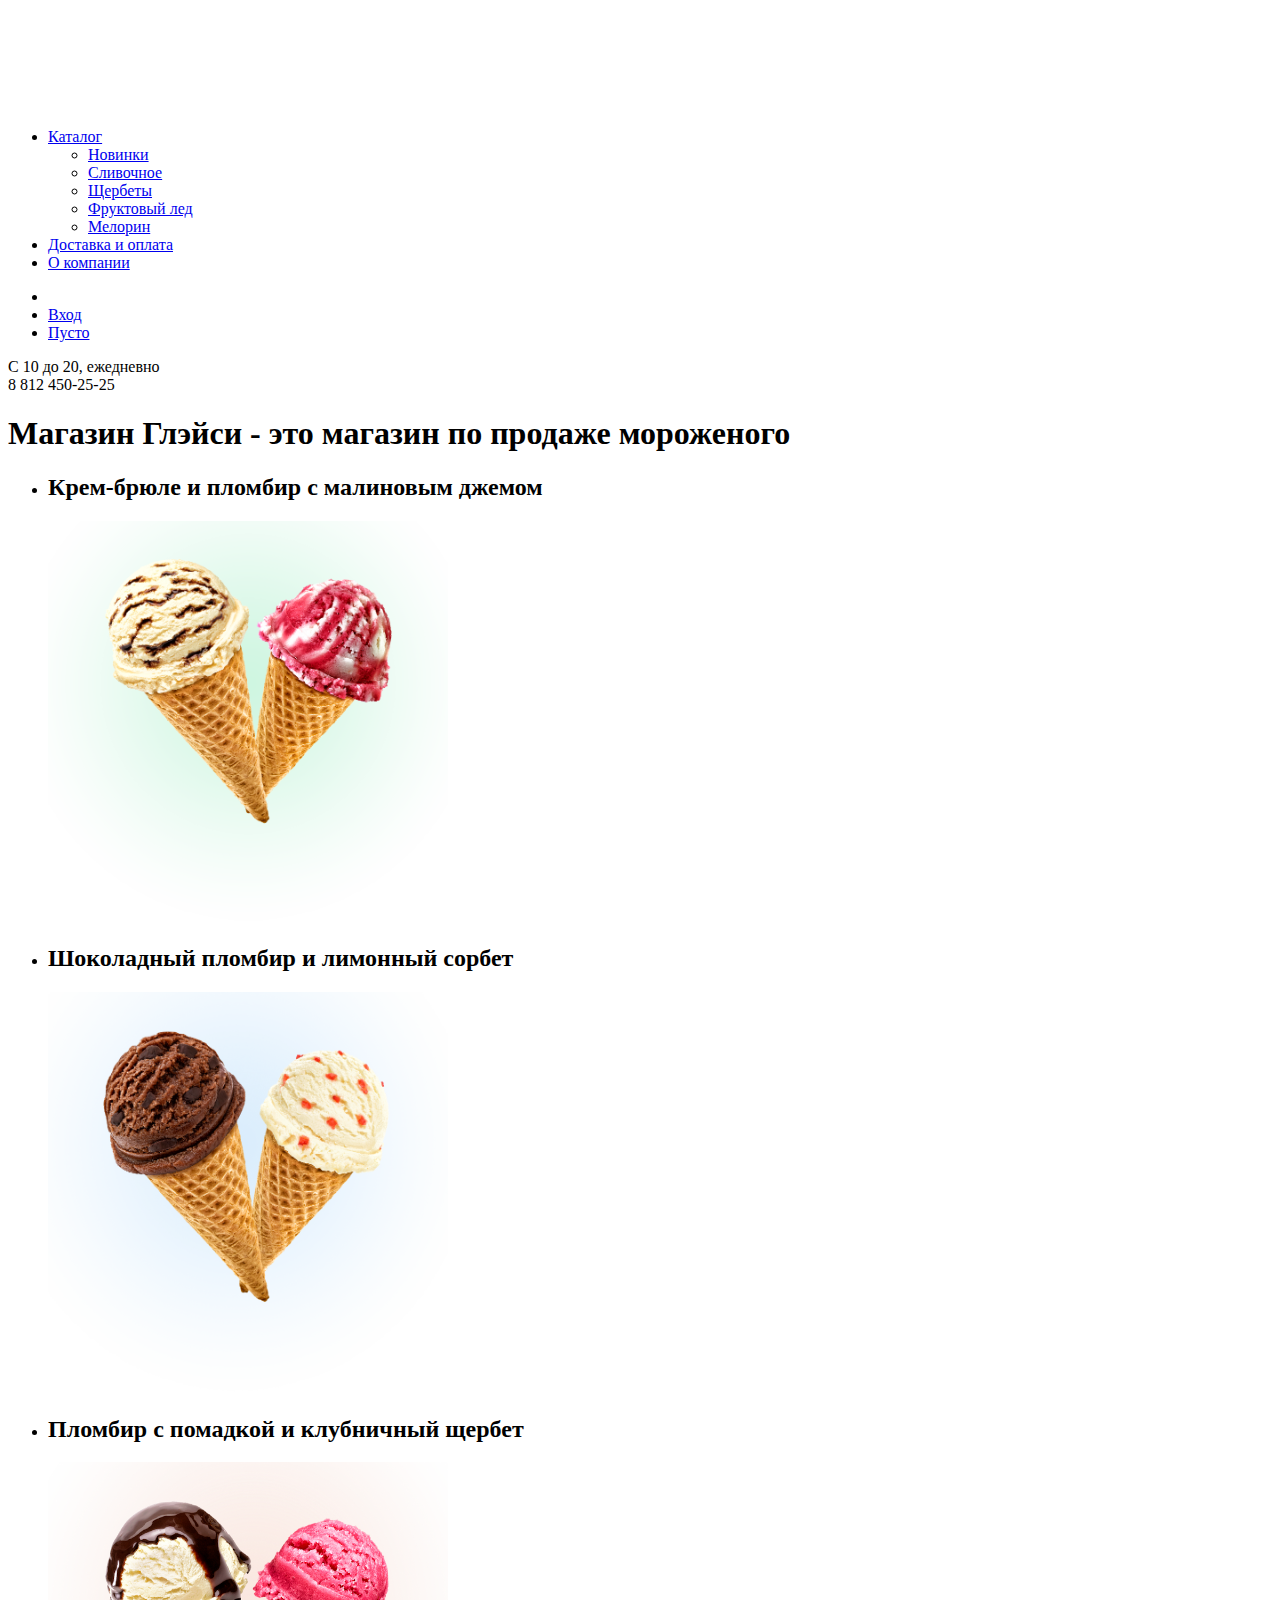
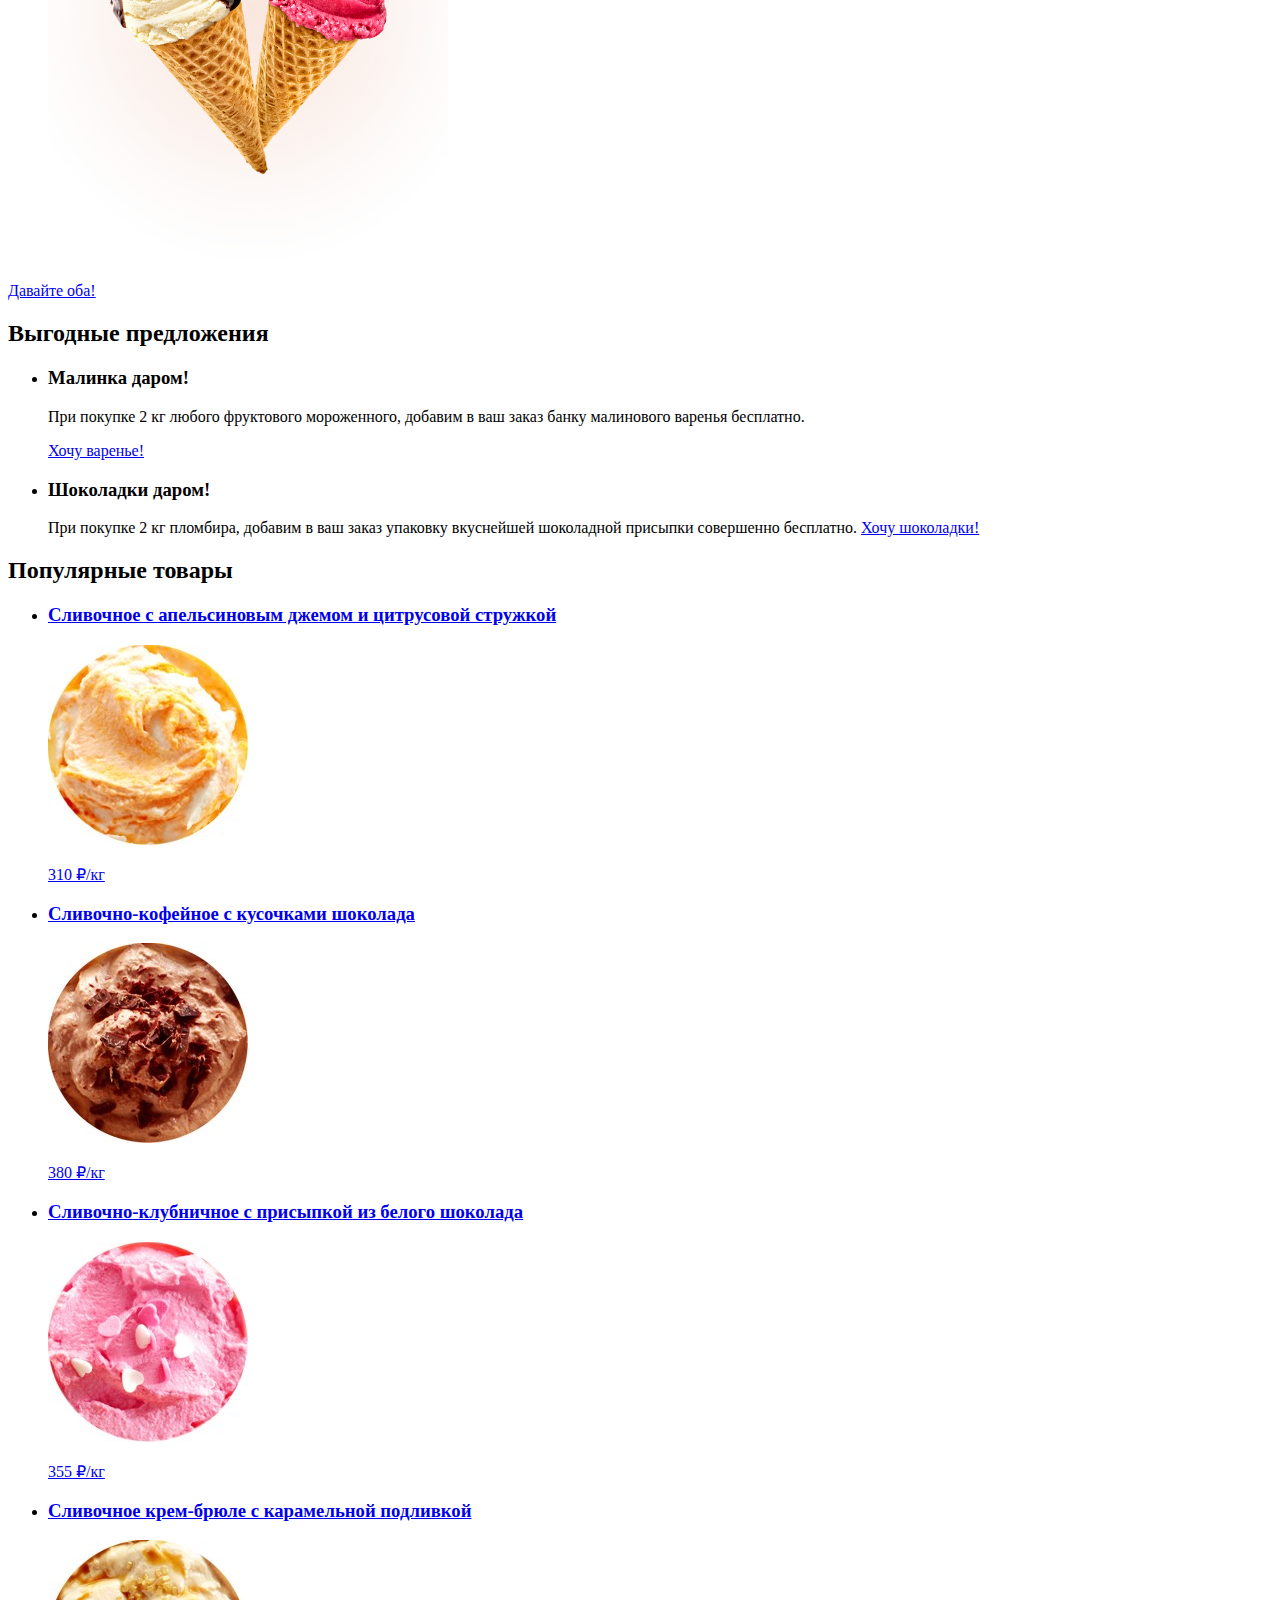
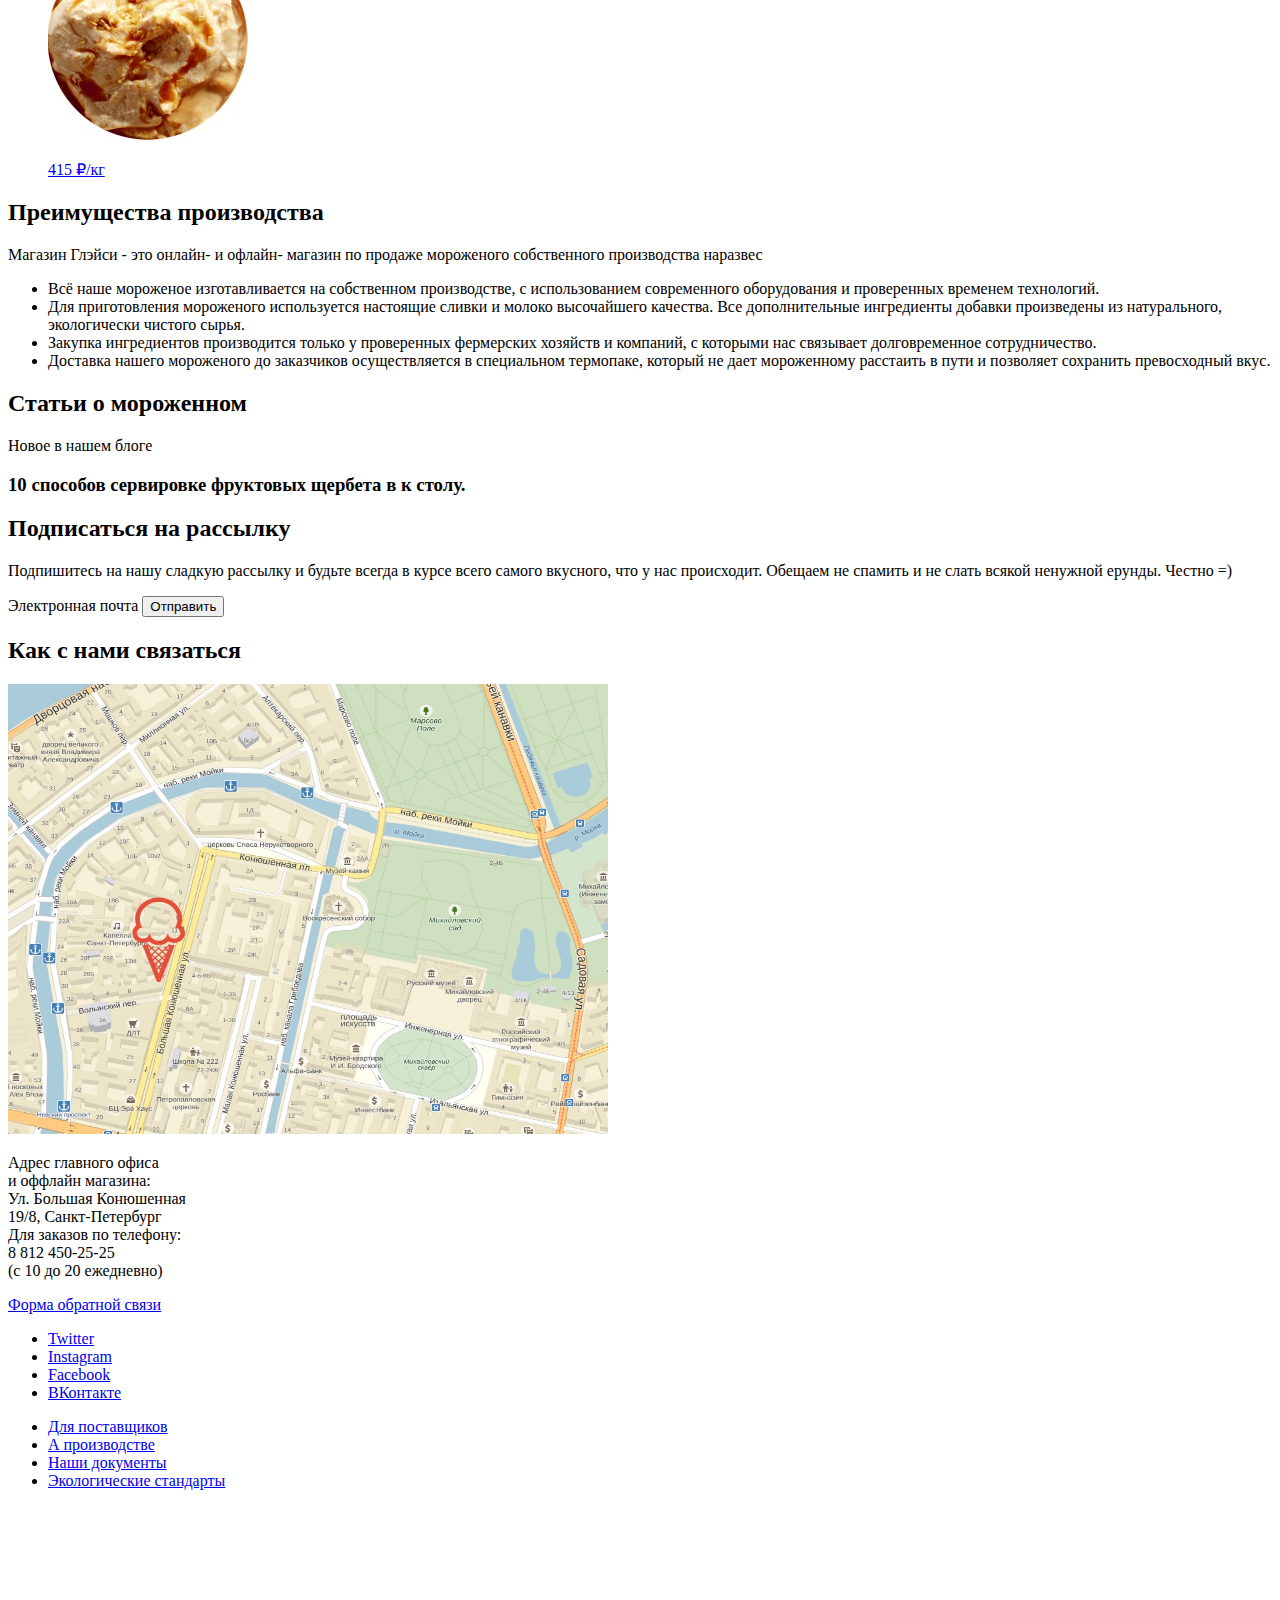
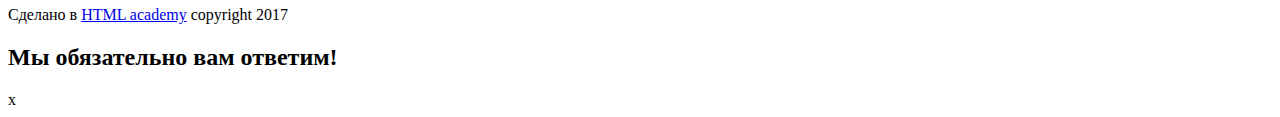
<file: html/index.html>
<!DOCTYPE html>
<html lang="ru">

<head>
  <meta charset="utf-8">
  <title>HTML Academy: Глейси</title>
</head>

<body>
  <header class="main-header">
    <nav class="main-navigation">
      <img src="img/logo.svg" alt="Глейси Лого" width="250" height="100">
        <ul class="site-navigation">
          <li class="site-navigation-item"><a href="catalog.html">Каталог</a>
            <ul class="catalog-list">
              <li class="catalog-item catalog-item-new"><a href="#">Новинки</a></li>
              <li class="catalog-item"><a href="#">Сливочное</a></li>
              <li class="catalog-item"><a href="#">Щербеты</a></li>
              <li class="catalog-item"><a href="#">Фруктовый лед</a></li>
              <li class="catalog-item"><a href="#">Мелорин</a></li>
            </ul>
          </li>
          <li class="site-navigation-item"><a href="delivery-payment.html">Доставка и оплата</a></li>
          <li class="site-navigation-item"><a href="about.html">О компании</a></li>
        </ul>
        <ul class="user-navigation">
          <li><a href="#"><span></span></a></li>
          <li><a href="#">Вход</a></li>
          <li><a href="#">Пусто</a></li>
        </ul>
      </nav>
      <p class="top-contact-info">
        <span class="top-contact-hours">С 10 до 20, ежедневно</span><br>
        <span class="top-contact-phone">8 812 450-25-25</span>
      </p>
    </header>
    <main class="container">
      <h1 class="visually-hidden">Магазин Глэйси - это магазин по продаже мороженого</h1>
      <section class="slideshow">
        <ul class="slideshow-list">
        	<li class="slideshow-item">
        		<h2>Крем-брюле и пломбир с малиновым джемом</h2>
        	  <img src="img/slide1.png" alt="Крем-брюле и пломбир с малиновым джемом" width="400" height="400 ">
          </li>
          <li class="slideshow-item">
            <h2>Шоколадный пломбир и лимонный сорбет</h2>
            <img src="img/slide2.png" alt="Шоколадный пломбир и лимонный сорбет" width="400" height="400">
        	</li>
          <li class="slideshow-item">
            <h2>Пломбир с помадкой и клубничный щербет</h2>
            <img src="img/slide3.png" alt="Пломбир с помадкой и клубничный щербет" width="400 " height="400s">
          </li>
        </ul>
        <a class="button" href="#">Давайте оба!</a>
      </section>

      <section class="promotion">
        <h2 class="visually-hidden">Выгодные предложения</h2>
        <ul class="promo-list">
            <li class="promo-item">
              <h3 class="promo-item-header">Малинка даром!</h3>
              <p class="promo-item-description">При покупке 2 кг любого фруктового мороженного, добавим в ваш заказ банку малинового варенья бесплатно.</p>
              <a class="button" href="#">Хочу варенье!</a>
          </li>
          <li class="promo-item">
            <h3 class="promo-item-header">Шоколадки даром!</h3>
            <p class="promo-item-description">При покупке 2 кг пломбира, добавим в ваш заказ упаковку вкуснейшей шоколадной присыпки совершенно бесплатно.
            <a class="button" href="#">Хочу шоколадки!</a>
          </li>
        </ul>
      </section>

      <section class="best-sellers">
        <h2 class="visually-hidden">Популярные товары</h2>
        <ul class="best-sellers-list">
          <li class="best-sellers-item">
            <a href="#">
              <h3>Сливочное с апельсиновым джемом и цитрусовой стружкой</h3>
              <p class="item-image">
                <img src="img/item1.jpg" alt="Сливочное с апельсиновым джемом и цитрусовой стружкой ">
              </p>
              <p class="item-price-info">
                <span class="item-price">310 ₽</span><span class="item-price-weight">/кг</span>
              </p>
            </a>
          </li>
          <li class="best-sellers-item">
            <a href="#">
              <h3>Сливочно-кофейное с кусочками шоколада</h3>
              <p class="item-image">
                <img src="img/item2.jpg" alt="Сливочно-кофейное с кусочками шоколада">
              </p>
              <p class="item-price-info">
              <span class="item-price">380 ₽</span><span class="item-price-weight">/кг</span>
              </p>
            </a>
          </li>
          <li class="best-sellers-item">
            <a href="#">
              <h3>Сливочно-клубничное с присыпкой из белого шоколада</h3>
              <p class="item-image">
                <img src="img/item3.jpg" alt="Сливочно-клубничное с присыпкой из белого шоколада">
              </p>
              <p class="item-price-info">
                <span class="item-price">355 ₽</span><span class="item-price-weight">/кг</span>
              </p>
            </a>
          </li>
          <li class="best-sellers-item">
            <a href="#">
              <h3>Сливочное крем-брюле с карамельной подливкой</h3>
              <p class="item-image">
                <img src="img/item4.jpg" alt="Сливочное крем-брюле с карамельной подливкой">
              </p>
              <p class="item-price-info">
                <span class="item-price">415 ₽</span><span class="item-price-weight">/кг</span>
              </p>
            </a>
          </li>
        </ul>
      </section>

      <section class="features">
        <h2 class="visually-hidden">Преимущества производства</h2>
        <p class="features-title">Магазин Глэйси - это онлайн- и офлайн- магазин по продаже мороженого собственного производства наразвес</p>
        <ul class="featutes-list">
          <li class="feature-item feature-item-bar">Всё наше мороженое изготавливается на собственном производстве, с использованием современного оборудования и проверенных временем технологий.</li>
          <li class="feature-item feature-item-leaf">Для приготовления мороженого используется настоящие сливки и молоко высочайшего качества. Все дополнительные ингредиенты добавки произведены из натурального, экологически чистого сырья.</li>
          <li class="feature-item feature-item-cow">Закупка ингредиентов производится только у проверенных фермерских хозяйств и компаний, с которыми нас связывает долговременное сотрудничество.</li>
          <li class="feature-item feature-item-term">Доставка нашего мороженого до заказчиков осуществляется в специальном термопаке, который не дает мороженному расстаить в пути и позволяет сохранить превосходный вкус.</li>
        </ul>
      </section>

      <article class="blog-entry">
        <h2 class="visually-hidden">Статьи о мороженном</h2>
          <span class="blog-entry-new">Новое в нашем блоге</span>
          <h3 class="blog-entry-title">10 способов сервировке фруктовых щербета в к столу.</h3>
      </article>


      <section class="subscription">
        <h2 class="visually-hidden">Подписаться на рассылку</h2>
        <p>Подпишитесь на нашу сладкую рассылку и будьте всегда в курсе всего самого вкусного, что у нас происходит. Обещаем не спамить и не слать всякой ненужной ерунды. Честно =)</p>
        <span>Электронная почта</span>
        <button class="button">Отправить</button>
      </section>

      <section class="find-us">
        <h2 class="visully-hidden">Как с нами связаться</h2>
        <img src="img/map.jpg" alt="Карта проезда" width="600" height="450">
        <p class="contact">
          Адрес главного офиса<br>
          и оффлайн магазина:<br>
          <span class="contact-address">Ул. Большая Конюшенная<br> 19/8, Санкт-Петербург</span><br>
          Для заказов по телефону:<br>
          <span class="contact-phone">8 812 450-25-25</span><br>
          (с 10 до 20 ежедневно)</p>
        <a href="#" class="button">Форма обратной связи</a>
      </section>
    </main>
    <footer class="main-footer">
      <ul class="footer-social">
        <li><a href="#" class="social-button">Twitter</a></li>
        <li><a href="#" class="social-button">Instagram</a></li>
        <li><a href="#" class="social-button">Facebook</a></li>
        <li><a href="#" class="social-button">ВКонтакте</a></li>
      </ul>
      <ul class="about-business">
        <li><a href="#">Для поставщиков</a></li>
        <li><a href="#">А производстве</a></li>
        <li><a href="#">Наши документы</a></li>
        <li><a href="#">Экологические стандарты</a></li>
      </ul>
      <div class="copyright">
        <a href="https://htmlacademy.ru/intensive/htmlcss">
          <img src="img/logo-htmlacademy.svg" alt="HTML Logo" width="150" height="80">
        </a>
        <p>Cделано в <a href="https://htmlacademy.ru/intensive/htmlcss">HTML academy</a> copyright 2017</p>
      </div>
    </footer>
    <section class="modal modal-feedback">
        <h2>Мы обязательно вам ответим!</h2>
        <!-- Здесь будет форма -->
        <span class="modal-close">x</span>
    </section>
  </body>
</html>
</file>
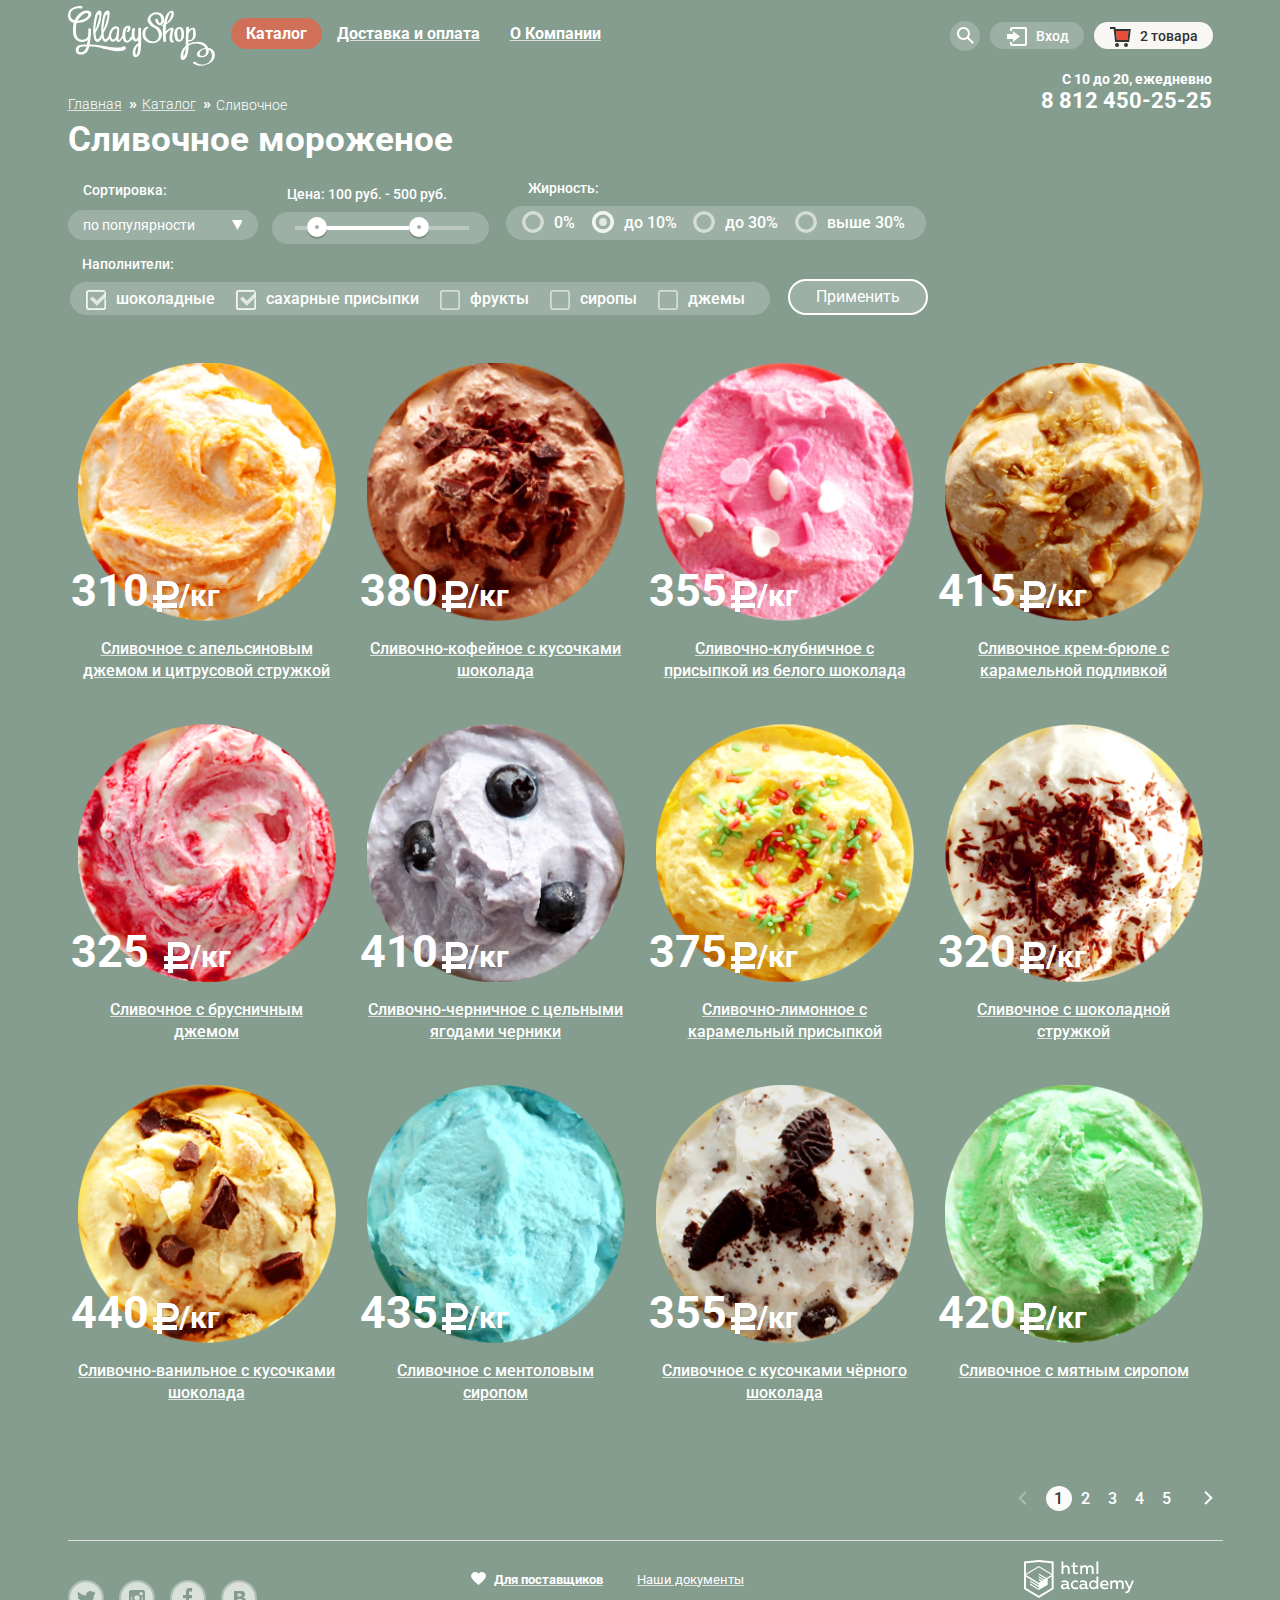
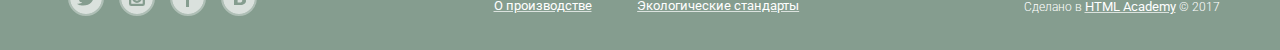
<file: catalog.html>
<!DOCTYPE html>
<html lang="ru">

<head>
  <meta charset="utf-8">
  <title>HTML Academy: Глейси</title>
  <link href="https://fonts.googleapis.com/css?family=Roboto:400,500,700&amp;subset=cyrillic" rel="stylesheet">
  <link href="css/normalize.min.css" rel="stylesheet">
  <link href="css/style.css" rel="stylesheet">
</head>

<body class="inner-page">
  <div class="container">
    <header class="main-header">
      <nav class="main-navigation">
        <a href="index.html" class="logo"><img src="img/logo.svg" alt="Gllacy Shop Logo" width="154" height="64"></a>
        <ul class="site-navigation">
          <li class="site-navigation-item"><a href="catalog.html" class="site-navigation-link-active">Каталог</a>
            <ul class="top-catalog-list">
              <li class="catalog-item catalog-item-new"><a href="#">Новинки</a></li>
              <li class="catalog-item catalog-item-active"><a href="#">Сливочное</a></li>
              <li class="catalog-item"><a href="#">Щербеты</a></li>
              <li class="catalog-item"><a href="#">Фруктовый лед</a></li>
              <li class="catalog-item"><a href="#">Мелорин</a></li>
            </ul>
          </li>
          <li class="site-navigation-item"><a href="delivery-payment.html">Доставка и оплата</a></li>
          <li class="site-navigation-item"><a href="about">О Компании</a></li>
        </ul>
        <ul class="user-navigation">
          <li class="user-navigation-item"><a href="#"><span class="visually-hidden">Поиск</span></a>
            <ul class="modal user-navigation-search-list">
              <li>
                <form method="post" action="https://echo.htmlacademy.ru">
                  <label for="user-search" class="visually-hidden">Поиск</label>
                  <input type="search" name="user-search" id="user-search" placeholder="Что ищем?">
                </form>
              </li>
            </ul>
          </li>
          <li class="user-navigation-item"><a href="#">Вход</a>
            <form method="post" action="https://echo.htmlacademy.ru">
              <ul class="modal user-navigation-login-list">
                <li>
                  <label for="user-login-email" class="visually-hidden">Электронная почта:</label>
                  <input type="email" id="user-login-email" name="user-email" placeholder="Электронная почта">
                </li>
                <li>
                  <label for="user-login-password" class="visually-hidden">Пароль</label>
                  <input type="password" id="user-login-password" name="user-password" placeholder="Пароль">
                </li>
                <li>
                  <a class="restore" href="#">Забыли пароль?</a>
                  <a class="restore" href="#">Новая регистрация</a>
                </li>
                <li><button class="button" type="submit">Войти</button></li>
              </ul>
            </form>
          </li>
          <li class="user-navigation-item">
            <a href="#"><span class="visually-hidden">Корзина:</span>2 товара</a>
            <ul class="basket-submenu modal">
              <li class="basket-submenu-item">
                <table class="basket">
                  <tr class=" visually-hidden basket-window-close">
                    <th>Закрыть окно</th>
                    <th>Картинка выбранного мороженного</th>
                    <th>Выбранный товар</th>
                    <th>Количество</th>
                    <th>Цена</th>
                  </tr>
                  <tr>
                    <td class="chosen-delete"><a class="visually-hidden">Закрыть</a></td>
                    <td class="chosen-pic"><span class="visually-hidden">Картинка выбранного мороженного</span></td>
                    <td class="chosen-title">Пломбир с апельсиновым джемом</td>
                    <td>1,5 кг х <span class="basket-price-per-kilo">200 руб.</span></td>
                    <td>300 руб.</td>
                  </tr>
                  <tr>
                    <td class="chosen-delete"><a class="visually-hidden">Закрыть</a></td>
                    <td class="chosen-pic"><span class="visually-hidden">Картинка выбранного мороженного</span></td>
                    <td class="chosen-title">Клубничный пломбир с присыпкой из белого шоколада</td>
                    <td>1,5 кг х <span class="basket-price-per-kilo">300 руб.</span></td>
                    <td>450 руб.</td>
                  </tr>
                  <tr class="table-footer">
                    <td colspan="5">Итого: 750 руб.</td>
                  </tr>
                </table>
              </li>
              <li class="basket-submenu-item">
                <a href="#" class="button table-button">Оформить заказ</a></li>
            </ul>
          </li>
          </ul>
      </nav>
      <p class="top-contact-info">
        <span class="top-contact-hours">С 10 до 20, ежедневно</span>
        <span class="top-contact-phone">8 812 450-25-25</span>
      </p>
    </header>

    <main>
      <ul class="breadcrumbs">
        <li><a href="index.html">Главная</a></li>
        <li><a href="#">Каталог</a></li>
        <li class="breadcrumbs-current">Сливочное</li>
      </ul>
      <h1>Сливочное мороженое</h1>
      <section class="filter">
        <h2 class="visually-hidden">Фильтры заказа</h2>
        <form class="filter-form" method="get" action="https://echo.htmlacademy.ru">
          <p class="filter-sort">
            <label>Сортировка:<br>
            <select class="filter-input filter-input-checkbox" id="filter-sort-option">
                <option value="popularity" selected>По популярности</option>
                <option value="price-low-to-high">Сначала недорогие</option>
                <option value="price-high-to-low">Сначала дорогие</option>
                <option value="fat-content">По жирности</option>
              </select></label>
          </p>
          <div class="filter-price">
            <div class="filter-price-range">Цена: 100 руб. - 500 руб.</div>
            <div class="range-controls">
              <div class="scale">
                <div class="bar"></div>
              </div>
              <div class="range-toggle range-toggle-min"></div>
              <div class="range-toggle range-toggle-max"></div>
            </div>
          </div>
          <fieldset class="filter-fat">
            <legend class="filter-option">Жирность:</legend>
            <ul class="filter-fat-list">
              <li class="filter-fat-option">
                <input class="visually-hidden" type="radio" name="filter-fat-radio" value="zero" id="zero">
                <label for="zero">0%</label>
              </li>
              <li class="filter-fat-option">
                <input class="visually-hidden" type="radio" name="filter-fat-radio" value="below-10" id="below-ten" checked>
                <label for="below-ten">до 10%</label>
              </li>
              <li class="filter-fat-option">
                <input class="visually-hidden" type="radio" name="filter-fat-radio" value="below-30" id="below-thirty">
                <label for="below-thirty">до 30%</label>
              </li>
              <li class="filter-fat-option">
                <input class="visually-hidden" type="radio" name="filter-fat-radio" value="above-30" id="above-thirty">
                <label for="above-thirty">выше 30%</label>
              </li>
            </ul>
          </fieldset>
          <fieldset class="filter-topping">
            <legend class="filter-option">Наполнители:</legend>
            <ul class="filter-topping-list">
              <li class="filter-topping-option">
                <input class="visually-hidden" type="checkbox" id="filter-topping-chocolate" name="chocolate" checked>
                <label for="filter-topping-chocolate">Шоколадные</label>
              </li>
              <li class="filter-topping-option">
                <input class="visually-hidden" type="checkbox" id="filter-topping-sugar-powder" checked name="sugar-powder">
                <label for="filter-topping-sugar-powder">Сахарные присыпки</label>
              </li>
              <li class="filter-topping-option">
                <input class="visually-hidden" type="checkbox" id="filter-topping-fruit" name="fruit">
                <label for="filter-topping-fruit">Фрукты</label>
              </li>
              <li class="filter-topping-option">
                <input class="visually-hidden" type="checkbox" id="filter-topping-syrup" name="syrup">
                <label for="filter-topping-syrup">Сиропы</label>
              </li>
              <li class="filter-topping-option">
                <input class="visually-hidden" type="checkbox" id="filter-topping-jam" name="jam">
                <label for="filter-topping-jam">Джемы</label>
              </li>
            </ul>
          </fieldset>
          <button class="filter-button" type="submit">Применить</button>
        </form>
      </section>


      <section class="main-catalog">
        <h2 class="visually-hidden">Перечень товаров</h2>
        <ul class="catalog-list best-sellers-list">
          <li tabindex="0" class="best-sellers-item">
            <p class="item-image">
              <img src="img/item1.png" alt="Сливочное с апельсиновым джемом и цитрусовой стружкой" height="267" width="267">
            </p>
            <p class="item-price-info"><span class="item-price">310</span><span class="item-price-weight">/кг</span></p>
            <p>Сливочное с апельсиновым джемом и цитрусовой стружкой</p>
            <a class="button">Быстрый просмотр</a>
          </li>
          <li tabindex="0" class="best-sellers-item">
            <p>
              <img src="img/item2.png" alt="Сливочно-кофейное с кусочками шоколада" height="267" width="267"></p>
            <p class="item-price-info"><span class="item-price">380</span><span class="item-price-weight">/кг</span>
            </p>
            <p>Сливочно-кофейное с кусочками шоколада</p>
            <a class="button">Быстрый просмотр</a>
          </li>
          <li tabindex="0" class="best-sellers-item">
            <p class="item-image">
              <img src="img/item3.png" alt="Сливочно-клубничное с присыпкой из белого шоколада" height="267" width="267">
            </p>
            <p class="item-price-info"><span class="item-price">355</span><span class="item-price-weight">/кг</span></p>
            <p>Сливочно-клубничное с присыпкой из белого шоколада</p>
            <a class="button">Быстрый просмотр</a>
          </li>
          <li tabindex="0" class="best-sellers-item">
            <p class="item-image">
              <img src="img/item4.png" alt="Сливочное крем-брюле с карамельной подливкой" height="267" width="267">
            </p>
            <p class="item-price-info"><span class="item-price">415</span><span class="item-price-weight">/кг</span></p>
            <p>Сливочное крем-брюле с карамельной подливкой</p>
            <a class="button">Быстрый просмотр</a>
          </li>
          <li tabindex="0" class="best-sellers-item">
            <p class="item-image">
              <img src="img/item5.png" alt="Сливочное с брусничным джемом" height="267" width="267">
            </p>
            <p class="item-price-info"><span class="item-price">325 </span><span class="item-price-weight">/кг</span></p>
            <p>Сливочное с брусничным джемом</p>
            <a class="button">Быстрый просмотр</a>
          </li>
          <li tabindex="0" class="best-sellers-item">
            <p class="item-image">
              <img src="img/item6.png" alt="Сливочно-черничное с цельными ягодами черники" height="267" width="267">
            </p>
            <p class="item-price-info"><span class="item-price">410</span><span class="item-price-weight">/кг</span></p>
            <p>Сливочно-черничное с цельными ягодами черники</p>
            <a class="button">Быстрый просмотр</a>
          </li>
          <li tabindex="0" class="best-sellers-item">
            <p class="item-image">
              <img src="img/item7.png" alt="Сливочно-лимонное с карамельный присыпкой" height="267" width="267">
            </p>
            <p class="item-price-info"><span class="item-price">375</span><span class="item-price-weight">/кг</span></p>
            <p>Сливочно-лимонное с карамельный присыпкой</p>
            <a class="button">Быстрый просмотр</a>
          </li>
          <li tabindex="0" class="best-sellers-item">
            <p class="item-image">
              <img src="img/item8.png" alt="Сливочное с шоколадной стружкой" height="267" width="267">
            </p>
            <p class="item-price-info"><span class="item-price">320</span><span class="item-price-weight">/кг</span></p>
            <p>Сливочное с шоколадной стружкой</p>
            <a class="button">Быстрый просмотр</a>
          </li>
          <li tabindex="0" class="best-sellers-item">
            <p class="item-image">
              <img src="img/item9.png" alt="Сливочно-ванильное с кусочками шоколада" height="267" width="267">
            </p>
            <p class="item-price-info"><span class="item-price">440</span><span class="item-price-weight">/кг</span></p>
            <p>Сливочно-ванильное с кусочками шоколада</p>
            <a class="button">Быстрый просмотр</a>
          </li>
          <li tabindex="0" class="best-sellers-item">
            <p class="item-image">
              <img src="img/item10.png" alt="Сливочное с ментоловым сиропом" height="267" width="267">
            </p>
            <p class="item-price-info"><span class="item-price">435</span><span class="item-price-weight">/кг</span></p>
            <p>Сливочное с ментоловым сиропом</p>
            <a class="button">Быстрый просмотр</a>
          </li>
          <li tabindex="0" class="best-sellers-item">
            <p class="item-image">
              <img src="img/item11.png" alt="Сливочное с кусочками чёрного шоколада" height="267" width="267">
            </p>
            <p class="item-price-info"><span class="item-price">355</span><span class="item-price-weight">/кг</span></p>
            <p>Сливочное с кусочками чёрного шоколада</p>
            <a class="button">Быстрый просмотр</a>
          </li>
          <li tabindex="0" class="best-sellers-item">
            <p class="item-image">
              <img src="img/item12.png" alt="Сливочное с мятным сиропом" height="267" width="267">
            </p>
            <p class="item-price-info"><span class="item-price">420</span><span class="item-price-weight">/кг</span></p>
            <p>Сливочное с мятным сиропом</p>
            <a class="button">Быстрый просмотр</a>
          </li>
        </ul>
      </section>

      <!-- Пагинация -->

      <ul class="pagination-list">
        <li class="pagination-item"><a href="#" class="previous"><span class="visually-hidden">Назад</span></a></li>
        <li class="pagination-item pagination-item-current"><a>1</a></li>
        <li class="pagination-item"><a href="#">2</a></li>
        <li class="pagination-item"><a href="#">3</a></li>
        <li class="pagination-item"><a href="#">4</a></li>
        <li class="pagination-item"><a href="#">5</a></li>
        <li class="pagination-item"><a href="#" class="next"><span class"visually-hidden">Вперед</span></a></li>
      </ul>
    </main>

    <footer class="main-footer">
      <ul class="footer-social">
        <li><a href="#" class="social-button"><span class="visually-hidden">Twitter</span><svg xmlns="http://www.w3.org/2000/svg" width="32" height="32" viewBox="0 0 32 32"><path fill="#FFF" d="M16 0C7.164 0 0 7.164 0 16c0 8.837 7.164 16 16 16 8.837 0 16-7.163 16-16 0-8.836-7.163-16-16-16zm7.944 12.809c-.251 6.516-3.463 10.832-10.992 10.702h-.486c-.447 0-4.543-.443-5.344-1.823 2.479.19 4.247-.406 5.12-1.136-1.048-.289-2.923-.461-3.251-2.848.384.104.618.221 1.299.113-1.307-.824-2.758-1.519-2.679-3.643.311.317 1.164.518 1.46.457-.768-.233-2.149-3.244-.974-4.781 1.984 1.79 4.075 3.482 7.804 3.643.227-2.214 1.24-3.699 3.168-4.325 1.84-.479 3.255.26 3.901 1.138.737-.224 1.453-.466 2.193-.685-.004.833-.569 1.463-.935 1.709.747.165 1.423-.475 1.423-.475-.184.963-1.094 1.725-1.707 1.954z"/></svg>
        </a></li>
        <li><a class="social-button" href="#"><span class="visually-hidden">Instagram</span>
          <svg xmlns="http://www.w3.org/2000/svg" width="32" height="32" viewBox="0 0 32 32"><g fill="#FFF"><path d="M20.916 16a4.938 4.938 0 1 1-9.877 0c0-.394.051-.773.138-1.14h-.897v6.838h11.396V14.86h-.897c.086.367.137.746.137 1.14z"/><path d="M15.978 18.659c1.466 0 2.659-1.193 2.659-2.659s-1.193-2.659-2.659-2.659c-1.466 0-2.659 1.193-2.659 2.659s1.192 2.659 2.659 2.659zM18.637 10.302h3.039v3.039h-3.039z"/><path d="M16 0C7.164 0 0 7.164 0 16c0 8.837 7.164 16 16 16 8.837 0 16-7.163 16-16 0-8.836-7.163-16-16-16zm7.955 21.698a2.285 2.285 0 0 1-2.279 2.279H10.279A2.285 2.285 0 0 1 8 21.698V10.302a2.286 2.286 0 0 1 2.279-2.279h11.396a2.286 2.286 0 0 1 2.279 2.279v11.396z"/></g></svg></a></li>
        <li><a href="#" class="social-button"><span class="visually-hidden">Facebook</span>
          <svg xmlns="http://www.w3.org/2000/svg" width="32" height="32" viewBox="0 0 32 32"><path fill="#FFF" d="M16 0C7.164 0 0 7.163 0 16s7.164 16 16 16c8.837 0 16-7.164 16-16S24.837 0 16 0zm4.062 9.455h-3.021v3.444h3.021v3.445h-3.021v8.61H14.02v-8.61H11v-3.445h3.021V9.455c0-1.902 1.353-3.445 3.021-3.445h3.021v3.445z"/></svg></a></li>
        <li><a href="#" class="social-button"><span class="visually-hidden">ВКонтакте</span>
          <svg xmlns="http://www.w3.org/2000/svg" width="32" height="32" viewBox="0 0 32 32"><g fill="#FFF"><path d="M16.637 14.495c.402-.019.719-.082.951-.188.326-.145.54-.33.641-.559.101-.229.15-.496.15-.797 0-.232-.058-.465-.174-.697-.116-.232-.322-.405-.617-.517-.264-.1-.592-.155-.984-.165a76.242 76.242 0 0 0-1.652-.014h-.339v2.965h.565c.571 0 1.057-.009 1.459-.028zM18.118 17.084c-.282-.081-.672-.125-1.166-.132a127.97 127.97 0 0 0-1.55-.009h-.79v3.493h.264c1.014 0 1.74-.003 2.18-.009a3.2 3.2 0 0 0 1.212-.245c.377-.157.633-.364.774-.625s.214-.562.214-.9c0-.446-.088-.788-.261-1.03-.17-.241-.464-.423-.877-.543z" /><path d="M16 0C7.164 0 0 7.164 0 16c0 8.837 7.164 16 16 16 8.837 0 16-7.163 16-16 0-8.836-7.163-16-16-16zm6.602 20.531a3.73 3.73 0 0 1-1.124 1.327c-.552.415-1.161.71-1.823.886s-1.501.264-2.519.264h-6.121V8.987h5.443c1.13 0 1.957.038 2.48.113a5.126 5.126 0 0 1 1.561.5c.533.27.929.632 1.189 1.087.26.455.392.975.392 1.558 0 .678-.179 1.278-.536 1.795-.358.518-.863.92-1.517 1.208v.075c.917.182 1.642.559 2.179 1.13.537.571.807 1.325.807 2.261 0 .678-.138 1.283-.411 1.817z"/></g></svg>
        </a></li>
      </ul>
      <ul class="about-business">
        <li><a href="#" class="decorated">Для поставщиков</a></li>
        <li><a href="#">Наши документы</a></li>
        <li><a href="#">О производстве</a></li>
        <li><a href="#">Экологические стандарты</a></li>
      </ul>
      <div class="copyright">
        <a href="https://htmlacademy.ru/intensive/htmlcss" class="footer-logo">
          <img src="img/logo-htmlacademy.svg" alt="HTML Logo" width="150" height="80">
        </a>
        <p class="copyright-text">Cделано в <a href="https://htmlacademy.ru/intensive/htmlcss">HTML Academy</a> © 2017</p>
      </div>
    </footer>
  </div>
</body>

</html>
</file>
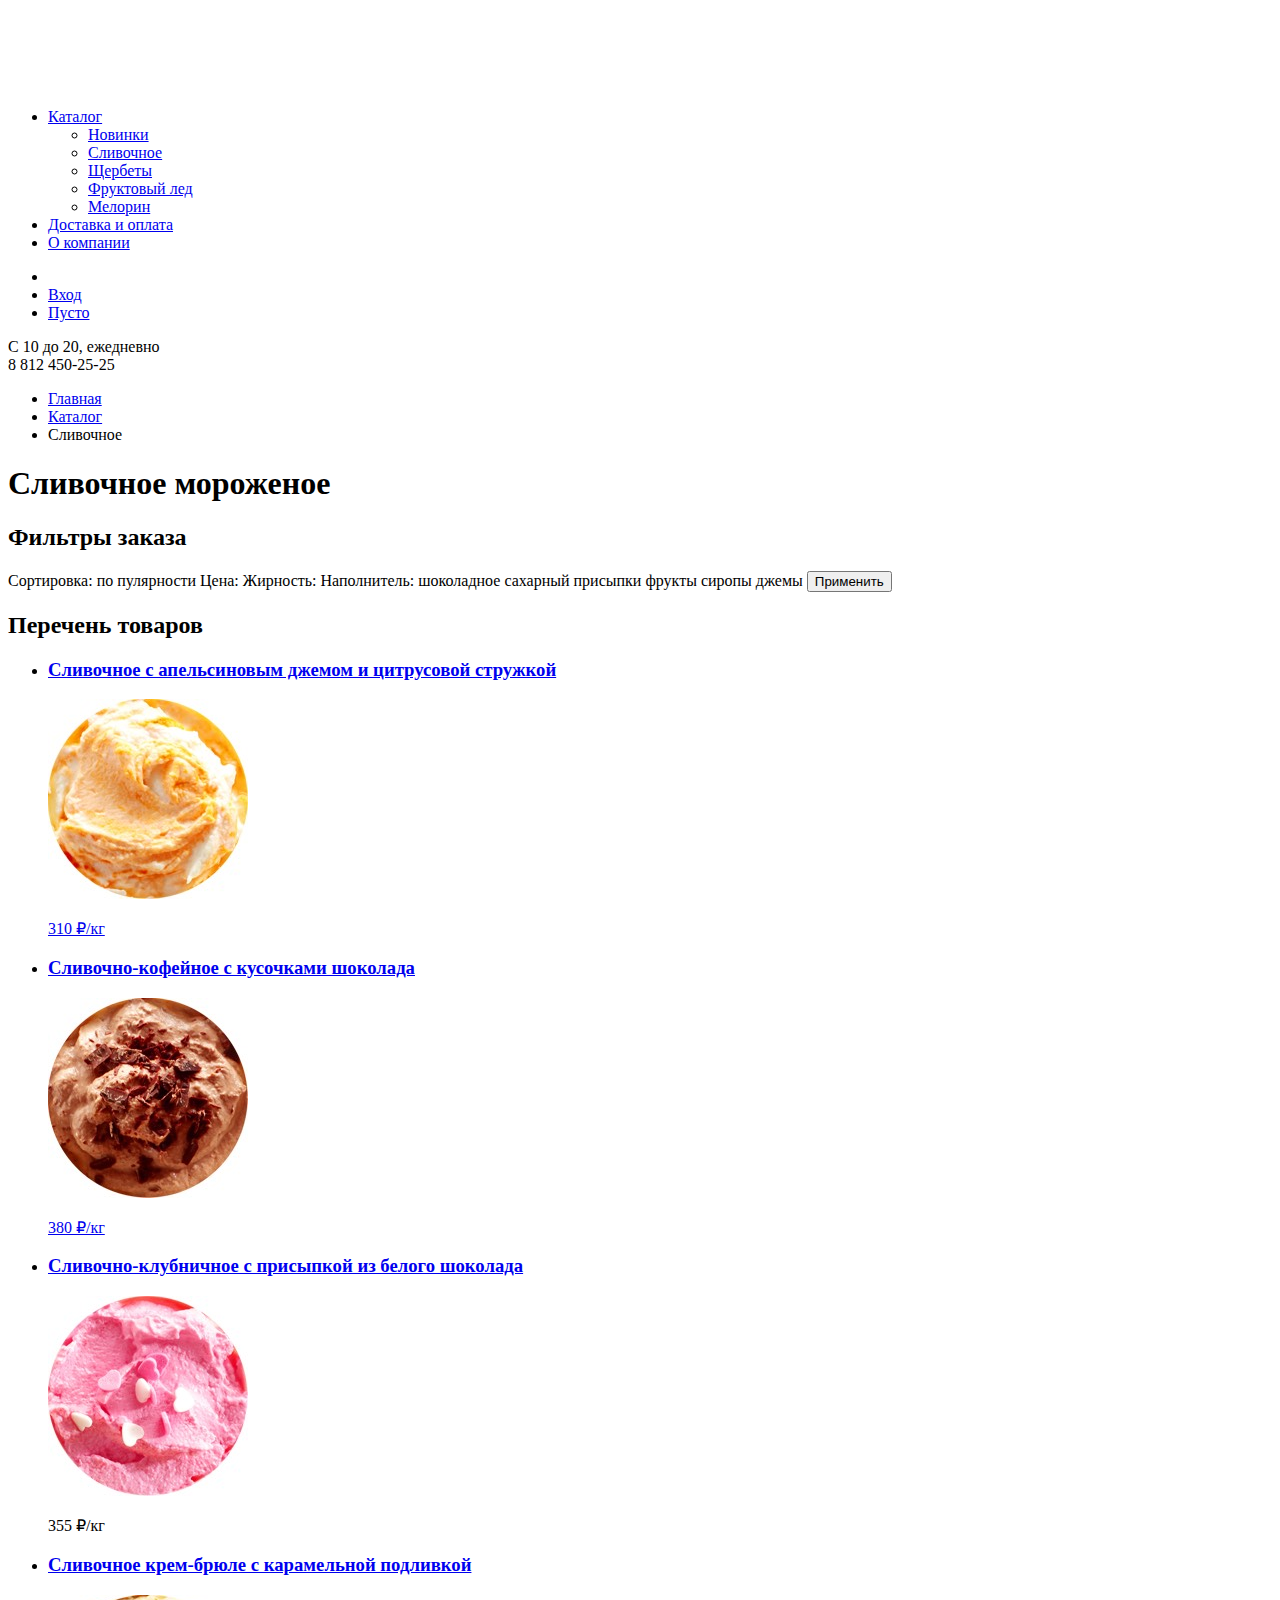
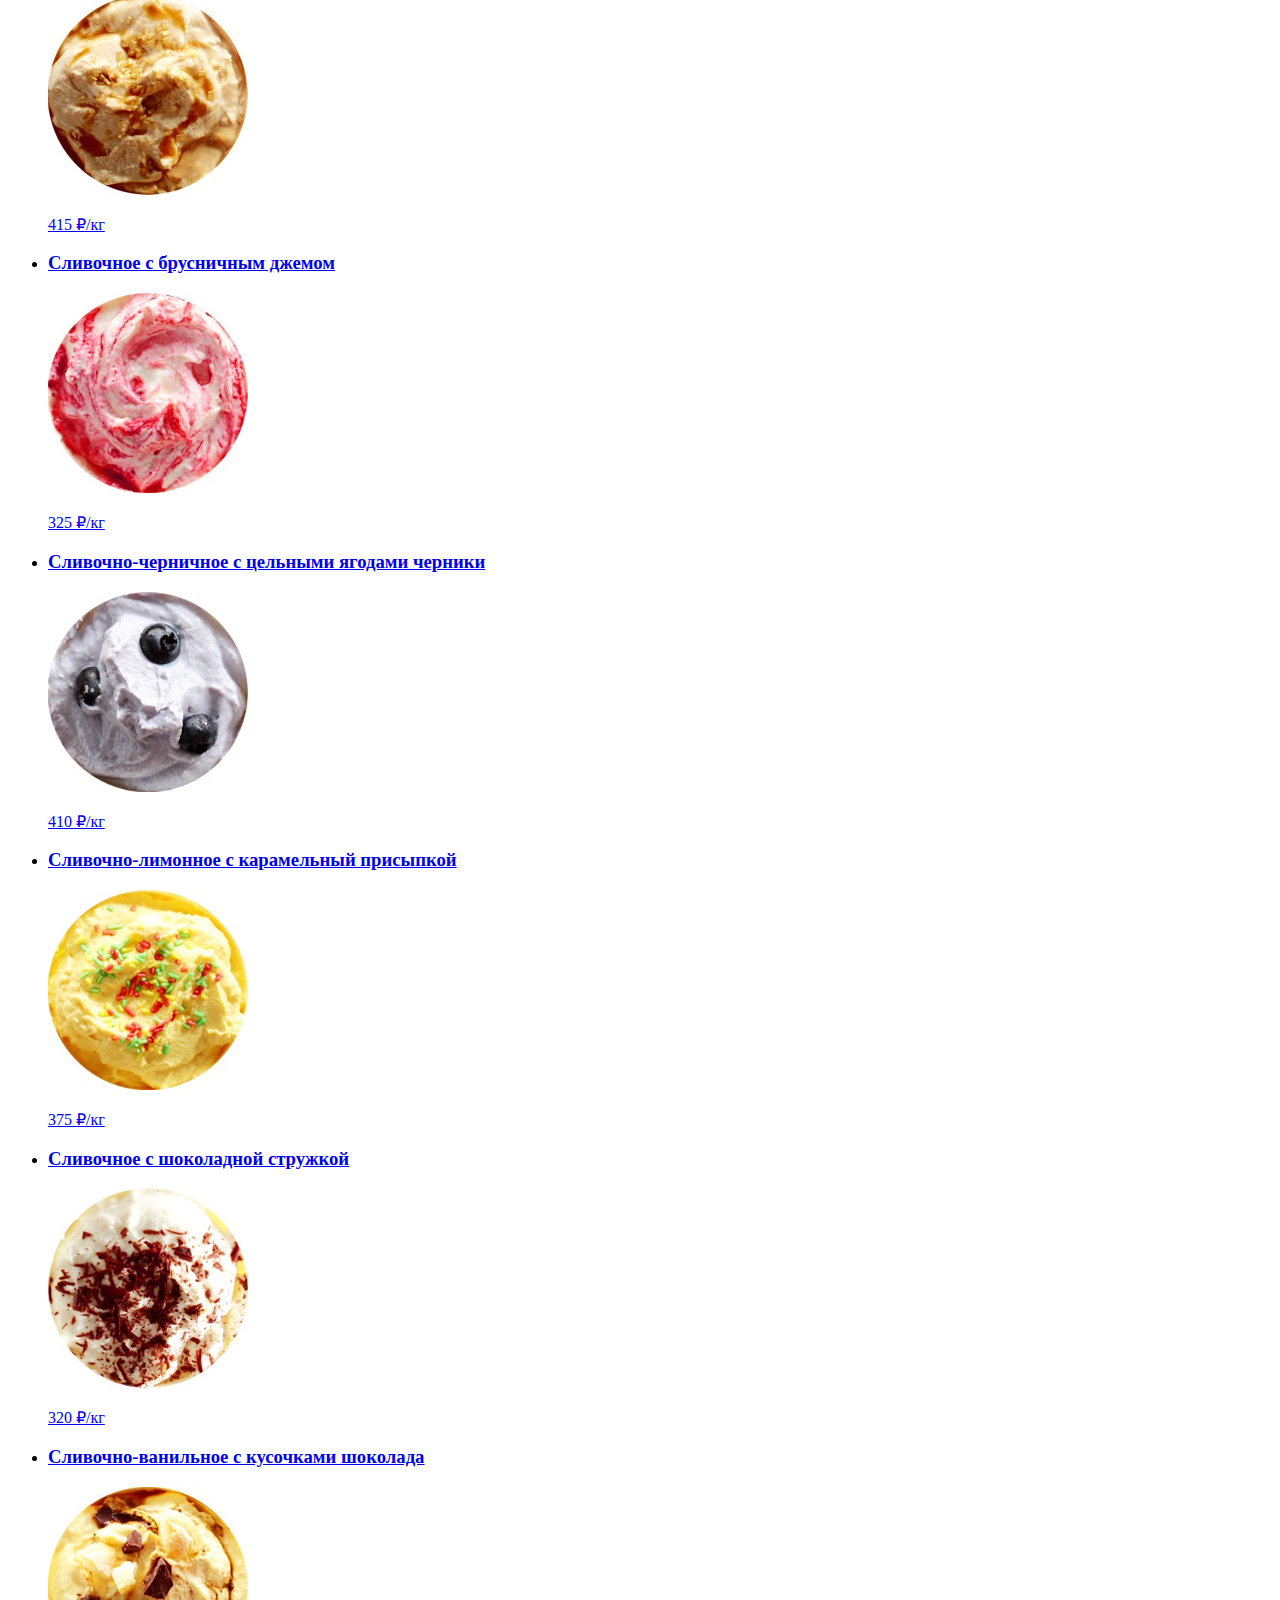
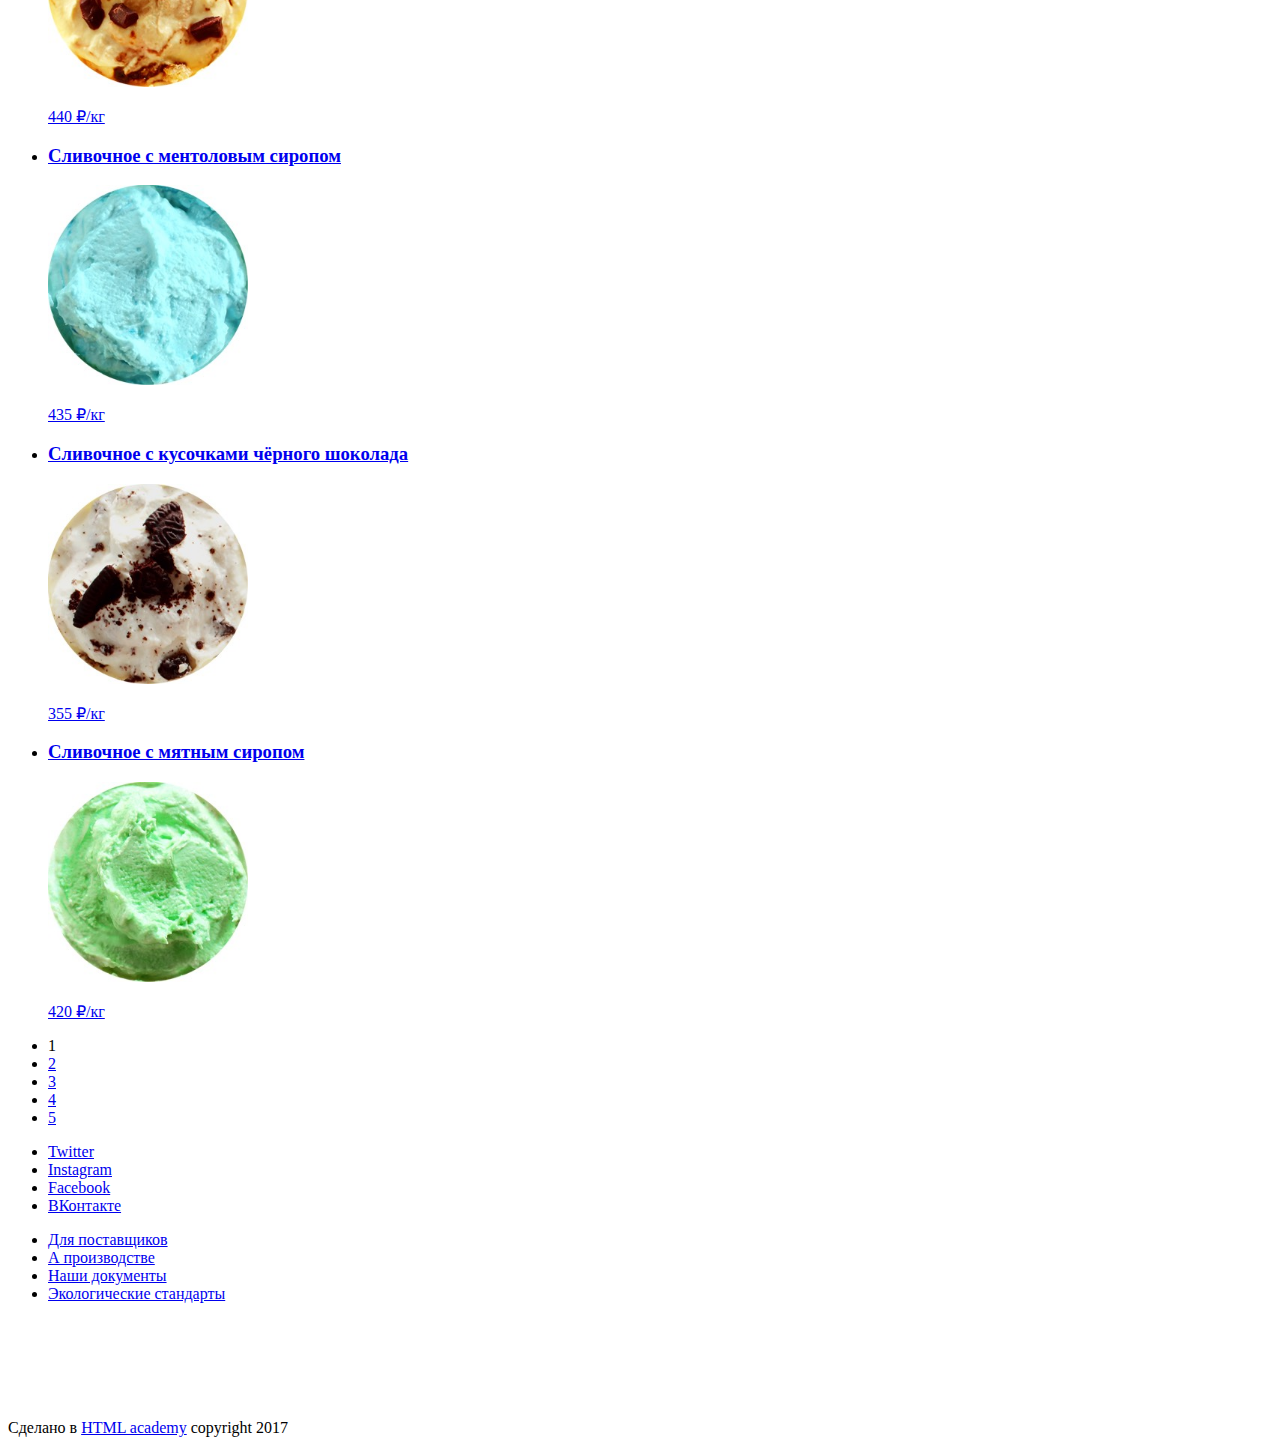
<file: html/catalog.html>
<!DOCTYPE html>
<html lang="ru">
  <head>
    <meta charset="utf-8">
    <title>HTML Academy: Глейси</title>
  </head>
  <body>
    <header class="main-header">
      <nav class="main-navigation">
        <a href="index.html"><img src="img/logo.svg" alt="Gllacy Shop Logo" width="150" height="80"></a>
        <ul class="site-navigation">
          <li><a href="catalog.html" class="site-navigation-link-active">Каталог</a>
            <ul class="catalog-list">
              <li class="catalog-item catalog-item-new"><a href="#">Новинки</a></li>
              <li class="catalog-item catalog-item-active"><a href="#">Сливочное</a></li>
              <li class="catalog-item"><a href="#">Щербеты</a></li>
              <li class="catalog-item"><a href="#">Фруктовый лед</a></li>
              <li class="catalog-item"><a href="#">Мелорин</a></li>
            </ul>
          </li>
          <li><a href="delivery-payment.html">Доставка и оплата</a></li>
          <li><a href="about">О компании</a></li>
        </ul>
        <ul class="user-navigation">
          <li><a href="#"><span></span></a></li>
          <li><a href="#">Вход</a></li>
          <li><a href="#">Пусто</a></li>
        </ul>
      </nav>
      <p class="top-contact-info">
        <span class="hours-of-operation">С 10 до 20, ежедневно</span><br>
        <span class="phone">8 812 450-25-25</span>
      </p>
    </header>

    <main class="container">
      <ul class="breadcumbs">
        <li><a href="index.html">Главная</a></li>
        <li><a href="catalog.html">Каталог</a></li>
        <li class="breadcrumbs-current">Сливочное</li>
      </ul>

      <h1>Сливочное мороженое</h1>
<!-- Filter section -->
      <section class="filter">
        <h2 class="visually-hidden">Фильтры заказа</h2>
        <span>Сортировка: по пулярности</span>
        <span>Цена:</span>
        <span>Жирность:</span>
        <span>Наполнитель: шоколадное сахарный присыпки фрукты сиропы джемы</span>
        <button class="btn">Применить</button>
      </section>

      <section class="catalog">
        <h2 class="visually-hidden">Перечень товаров</h2>
        <ul class="catalog-list">
          <li class="catalog-item">
            <a href="#"><h3>Сливочное с апельсиновым джемом и цитрусовой стружкой</h3>
            <img src="img/item1.jpg" alt="Сливочное с апельсиновым джемом и цитрусовой стружкой" height="200" width="200">
            <p class="catalog-item-price">310 ₽<span class="catalog-item-weight">/кг</span></p></a></a>
          </li>
          <li class="catalog-item">
            <a href="#"><h3>Сливочно-кофейное с кусочками шоколада</h3>
            <img src="img/item2.jpg" alt="Сливочно-кофейное с кусочками шоколада" height="200" width="200">
            <p class="catalog-item-price">380 ₽<span class="catalog-item-weight">/кг</span></p></a>
          </li>
          <li class="catalog-item">
            <a href="#"><h3>Сливочно-клубничное с присыпкой из белого шоколада</h3>
            <img src="img/item3.jpg" alt="Сливочно-клубничное с присыпкой из белого шоколада" height="200" width="200"></a>
            <p class="catalog-item-price">355 ₽<span class="catalog-item-weight">/кг</span></b>
          </li>
          <li class="catalog-item">
            <a href="#"><h3>Сливочное крем-брюле с карамельной подливкой</h3>
            <img src="img/item4.jpg" alt="Сливочное крем-брюле с карамельной подливкой" height="200" width="200">
            <p class="catalog-item-price">415 ₽<span class="catalog-item-weight">/кг</span></p></a>
          </li>
          <li class="catalog-item">
            <a href="#"><h3>Сливочное с брусничным джемом</h3>
            <img src="img/item5.jpg" alt="Сливочное с брусничным джемом" height="200" width="200">
            <p class="catalog-item-price">325 ₽<span class="catalog-item-weight">/кг</span></p></a>
          </li>
          <li class="catalog-item">
             <a href="#"><h3>Сливочно-черничное с цельными ягодами черники</h3>
             <img src="img/item6.jpg" alt="Сливочно-черничное с цельными ягодами черники" height="200" width="200">
             <p class="catalog-item-price">410 ₽<span class="catalog-item-weight">/кг</span></p></a>
           </li>
           <li class="catalog-item">
             <a href="#"><h3>Сливочно-лимонное с карамельный присыпкой</h3>
             <img src="img/item7.jpg" alt="Сливочно-лимонное с карамельный присыпкой" height="200" width="200">
             <p class="catalog-item-price">375 ₽<span class="catalog-item-weight">/кг</span></p></a>
           </li>
           <li class="catalog-item">
             <a href="#"><h3>Сливочное с шоколадной стружкой</h3>
             <img src="img/item8.jpg" alt="Сливочное с шоколадной стружкой" height="200" width="200">
             <p class="catalog-item-price">320 ₽<span class="catalog-item-weight">/кг</span></p></a>
            </li>
            <li class="catalog-item">
              <a href="#"><h3>Сливочно-ванильное с кусочками шоколада</h3>
              <img src="img/item9.jpg" alt="Сливочно-ванильное с кусочками шоколада" height="200" width="200">
              <p class="catalog-item-price">440 ₽<span class="catalog-item-weight">/кг</span></p></a>
            </li>
            <li class="catalog-item">
              <a href="#"><h3>Сливочное с ментоловым сиропом</h3>
              <img src="img/item10.jpg" alt="Сливочное с ментоловым сиропом" height="200" width="200">
              <p class="catalog-item-price">435 ₽<span class="catalog-item-weight">/кг</span></p></a>
          </li>
          <li class="catalog-item">
            <a href="#"><h3>Сливочное с кусочками чёрного шоколада</h3>
            <img src="img/item11.jpg" alt="Сливочное с кусочками чёрного шоколада" height="200" width="200">
            <p class="catalog-item-price">355 ₽<span class="catalog-item-weight">/кг</span></p></a>
          </li>
          <li class="catalog-item">
            <a href="#"><h3>Сливочное с мятным сиропом</h3>
            <img src="img/item12.jpg" alt="Сливочное с мятным сиропом" height="200" width="200">
            <p class="catalog-item-price">420 ₽<span class="catalog-item-weight">/кг</span></p></a>
          </li>
        </ul>
      </section>
      <ul class="pagination-list">
        <li class="pagination-item pagination-item-current"><a>1</a></li>
        <li class="pagination-item"><a href="#">2</a></li>
        <li class="pagination-item"><a href="#">3</a></li>
        <li class="pagination-item"><a href="#">4</a></li>
        <li class="pagination-item"><a href="#">5</a></li>
      </ul>
    </main>

    <footer class="main-footer">
      <ul class="footer-social">
        <li><a href="#">Twitter</a></li>
        <li><a href="#"> Instagram</a></li>
        <li><a href="#">Facebook</a></li>
        <li><a href="#">ВКонтакте</a></li>
      </ul>
      <ul class="about-business">
        <li><a href="#">Для поставщиков</a></li>
        <li><a href="#">А производстве</a></li>
        <li><a href="#">Наши документы</a></li>
        <li><a href="#">Экологические стандарты</a></li>
      </ul>
      <div class="copyright ">
        <a href="https://htmlacademy.ru/intensive/htmlcss">
          <img src="img/logo-htmlacademy.svg" alt="HTML Logo" width="150" height="80">
        </a>
        <p>Cделано в <a href="https://htmlacademy.ru/intensive/htmlcss">HTML academy</a> copyright 2017</p>
      </div>
    </footer>
  </body>
</html>
</file>
<file: css/style.css>
body {
  margin: 0;
  padding: 0;
  font-family: Roboto, Arial, sans-serif;
  font-weight: bold;
  font-size: 16px;
  line-height: 22px;
  color: #ffffff;
  background-color: #849D8F;
  background-image: url(../img/bgr1.jpg);
  background-position: top center;
  background-repeat: repeat;
  min-width: 1200px;
}

.site-wrapper {
  min-width: 940px;
  background-color: #849d8f;
  background-image: url("../img/slider-1.png");
  background-repeat: no-repeat;
  background-position: top center;
  -webkit-transition:
  background-image 0.5s ease,
  background-color 0.5s ease;
  -o-transition:
  background-image 0.5s ease,
  background-color 0.5s ease;
  transition:
  background-image 0.5s ease,
  background-color 0.5s ease;
}

.container {
  width: 1145px;
  margin: 0 auto;
  padding: 0 20px;
}

.site-wrapper::before,
.site-wrapper::after {
  content: "";
  visibility: hidden;
}

.visually-hidden:not(:focus):not(:active),
input[type="checkbox"].visually-hidden,
input[type="radio"].visually-hidden {
  position: absolute;
  width: 1px;
  height: 1px;
  margin: -1px;
  border: 0;
  padding: 0;
  white-space: nowrap;
  -webkit-clip-path: inset(100%);
          clip-path: inset(100%);
  clip: rect(0 0 0 0);
  overflow: hidden;
}

img {
  max-width: 100%;
  height: auto;
}

a {
  color: #FFFFFF;
  text-decoration: none;
}

.button {
  display: inline-block;
  font-weight: 600;
  font-size: 18px;
  line-height: 24px;
  text-align: center;
  color: #ffffff;
  vertical-align: top;
  text-decoration: none;
  text-shadow: 0 2px 5px rgba(160, 32, 11, 0.76);
  background: #f26843;
  background: -webkit-gradient(linear, left top, left bottom, from(#f26843), to(#e74a35));
  background: -webkit-linear-gradient(top, #f26843 0%, #e74a35 100%);
  background: -o-linear-gradient(top, #f26843 0%, #e74a35 100%);
  background: linear-gradient(to bottom, #f26843 0%, #e74a35 100%);
  border-radius: 50px;
  -webkit-box-shadow: 0 2px 2px rgba(172, 16, 0, 0.64);
          box-shadow: 0 2px 2px rgba(172, 16, 0, 0.64);
  border: none;
  cursor: pointer;
}

.button:hover,
.button:focus {
  background: -webkit-gradient(linear, left top, left bottom, from(#f58669), to(#ec6f5e));
  background: -webkit-linear-gradient(top, #f58669 0%, #ec6f5e 100%);
  background: -o-linear-gradient(top, #f58669 0%, #ec6f5e 100%);
  background: linear-gradient(to bottom, #f58669 0%, #ec6f5e 100%);
  -webkit-box-shadow: 0 2px 2px rgba(172, 16, 0, 1);
          box-shadow: 0 2px 2px rgba(172, 16, 0, 1);
}

.button:active {
  background: -webkit-gradient(linear, left top, left bottom, from(#d84732), to(#e1613e));
  background: -webkit-linear-gradient(top, #d84732 0%, #e1613e 100%);
  background: -o-linear-gradient(top, #d84732 0%, #e1613e 100%);
  background: linear-gradient(to bottom, #d84732 0%, #e1613e 100%);
  -webkit-box-shadow: inset 0 2px 2px rgba(172, 16, 0, 1);
          box-shadow: inset 0 2px 2px rgba(172, 16, 0, 1);
}

.main-header {
  display: -webkit-box;
  display: -ms-flexbox;
  display: flex;
  -webkit-box-orient: vertical;
  -webkit-box-direction: normal;
      -ms-flex-direction: column;
          flex-direction: column;
  min-height: 95px;
  margin-bottom: 5px;
}

.main-navigation {
  font-size: 16px;
  line-height: 18px;
  min-height: 72px;
  display: -webkit-box;
  display: -ms-flexbox;
  display: flex;
  -webkit-box-align: center;
      -ms-flex-align: center;
          align-items: center;
}

.main-navigation img {
  width: 154px;
  height: 64px;
}

.site-navigation {
  list-style: none;
  margin: 0;
  padding-left: 6px;
  padding-top: 2px;
  min-height: 25px;
  width: 800px;
  display: -webkit-box;
  display: -ms-flexbox;
  display: flex;
  -ms-flex-wrap: wrap;
      flex-wrap: wrap;
  -webkit-box-pack: start;
      -ms-flex-pack: start;
          justify-content: flex-start;
}

.site-navigation-item > a {
  padding: 6px 15px;
  text-decoration: underline;
  -webkit-text-decoration-color: rgba(255, 255, 255, 0.7);
          text-decoration-color: rgba(255, 255, 255, 0.7);
}

.site-navigation-item >a:hover,
.site-navigation-item >a:focus {
  color: #323232;
  background-color: #f8f7f4;
  border-radius: 40px;
  text-decoration: none;
}

.site-navigation-item >a:active {
  background: rgba(248, 247, 244, 0.99);
  -webkit-box-shadow: inset 0 2px 1px 0 #696969;
          box-shadow: inset 0 2px 1px 0 #696969;
  border-radius: 40px;
}

.site-navigation-item:first-child {
  position: relative;
}

.top-catalog-list {
  list-style: none;
  margin: 0;
  padding: 0;
  position: absolute;
  top: 26px;
  width: 146px;
  background: #F8F7F4;
  -webkit-box-shadow: 0 20px 20px 0 rgba(0, 0, 0, 0.40);
          box-shadow: 0 20px 20px 0 rgba(0, 0, 0, 0.40);
  border-radius: 10px;
  display: none;
  z-index: 10;
  overflow: hidden;
}

.catalog-item a {

  text-decoration: none;
  color: #323232;
  font-size: 14px;
  line-height: 30px;
  font-weight: 400;
  width: 105%;
  display: inline-block;
  margin-left: -11px;
  padding-left: 10px;

}

.catalog-item a:hover,
.catalog-item a:focus {
  background-color: #FBDED7;
}

.catalog-item a:active {
  background-color: #EEB9A8;
}

.top-catalog-list .catalog-item {
  padding-left: 12px;
}

.catalog-item-active a {
  color: #ffffff;
  background-color: #D07058;

}

.catalog-item-active a:hover,
.catalog-item-active a:active {
  color: #ffffff;
  background-color: #D07058;

}

.top-catalog-list .catalog-item-new {
  border-bottom: 1px solid rgba(0, 0, 0, 0.2);
}

.catalog-item-new a {
  font-weight: 700;
}

.site-navigation-item:first-child:hover .top-catalog-list {
  display: block;
}

.user-navigation {
  list-style: none;
  margin: 0;
  padding: 0;
  margin-left: auto;
  min-height: 25px;
  width: 360px;
  display: -webkit-box;
  display: -ms-flexbox;
  display: flex;
  -ms-flex-wrap: wrap;
      flex-wrap: wrap;
  -webkit-box-pack: end;
      -ms-flex-pack: end;
          justify-content: flex-end;
  -webkit-box-align: center;
      -ms-flex-align: center;
          align-items: center;
  -ms-flex-line-pack: justify;
      align-content: space-between;
}

.user-navigation-item > a {
  position: relative;
  padding: 6px 15px 5px 46px;
  margin-left: 10px;
  font-weight: 500;
  border-radius: 60px;
  background-color: rgba(255, 255, 255, 0.2);
  font-size: 14px;
}

.user-navigation-item >a:hover,
.user-navigation-item >a:focus {
  color: #323232;
  background-color: #f8f7f4;
}

.user-navigation-item:first-child {
  position: relative;
}

.user-navigation-search-list {
  list-style: none;
  margin: 0;
  padding: 0;
  position: absolute;
  left: -290px;
  top: 30px;
  width: 344px;
  z-index: 10;
  background: #F8F7F4;
  -webkit-box-shadow: 0 20px 20px 0 rgba(0, 0, 0, 0.40);
          box-shadow: 0 20px 20px 0 rgba(0, 0, 0, 0.40);
  border-radius: 5px;
  display: none;
}

.user-navigation-search-list input {
  display: block;
  margin: 15px auto;
  width: 305px;
  border: 1px solid rgb(211, 211, 211);
}

.user-navigation-item:first-child:hover .user-navigation-search-list {
  display: block;
}

.user-navigation-item:first-child a {
  display: block;
  padding: 15px;
  border-radius: 50%;
}

.user-navigation-item:first-child a::before {
  content: "";
  width: 17px;
  height: 17px;
  position: absolute;
  bottom: 7px;
  left: 7px;
  background-image: url("../img/loupe.svg");
  background-position: 0 0;
  background-repeat: no-repeat;
}

.user-navigation-item:first-child a:hover::before,
.user-navigation-item:first-child a:focus::before{
  background-image: url("../img/loupe-dark.svg");
}

.user-navigation-item:nth-child(2) {
  position: relative;
}

.user-navigation-login-list {
  list-style: none;
  margin: 0;
  padding: 0;
  position: absolute;
  top: 23px;
  left: -200px;
  width: 280px;
  min-height: 217px;
  z-index: 10;
  border-radius: 5px;
  display: none;
}

.user-navigation-login-list input {
  display: block;
  width: 80%;
  margin: 0 auto;
  margin-top: 20px;
  margin-bottom: 20px;
  position: relative;
  border: 1px solid rgb(211, 211, 211);
}

.user-navigation-login-list li:nth-child(3) {
  display: block;
  width: 125px;
  position: absolute;
  left: 145px;
  top: 155px;
}

.user-navigation-login-list .button {
  width: 125px;
  padding: 10px 25px;
  margin-bottom: 30px;
  position: absolute;
  top: 150px;
  left: 12px;
}

.user-navigation-login-list a {
  font-size: 13px;
  color: #323232;
  line-height: 16px;
  text-decoration: underline;
  -webkit-text-decoration-color: rgba(50, 50, 50, 0.7);
          text-decoration-color: rgba(50, 50, 50, 0.7);
}

.user-navigation-item:nth-child(2):hover .user-navigation-login-list {
  display: block;
}

.user-navigation-item:nth-child(2)>a::before {
  content: "";
  width: 21px;
  height: 19px;
  position: absolute;
  left: 16px;
  top: 5px;
  background-image: url("../img/entrance.svg");
  background-position: 0 0;
  background-repeat: no-repeat;
}

.user-navigation-item:nth-child(2) a:hover::before {
  background-image: url("../img/entrance-dark.svg");
}

.user-navigation-item:nth-child(3) > a::before {
  content: "";
  width: 21px;
  height: 20px;
  position: absolute;
  top: 5px;
  left: 16px;
  background-image: url("../img/basket.svg");
  background-position: 0 0;
  background-repeat: no-repeat;
}

.user-navigation-item:nth-child(3) a:hover::before {
  background-image: url("../img/basket-dark.svg");
}

.top-contact-info {
  width: 175px;
  margin-left: auto;
  margin-top: -4px;
  min-height: 40px;
  text-align: right;
}

.top-contact-hours {
  margin-bottom: 2px;
  display: block;
  font-size: 14px;
  line-height: 16px;
}

.top-contact-phone {
  font-size: 22px;
  line-height: 24px;
  color: #ffffff;
  text-decoration: none;
}

.slider {
  min-height: 490px;
  margin-bottom: 25px;
  position: relative;
  text-align: center;
  color: #ffffff;
}

.slider-list {
  margin: 0;
  padding: 0;
  list-style: none;
}

.slider-title {
  font-size: 60px;
  line-height: 60px;
  font-weight: 700;
  width: 700px;
  margin: 0 auto;
  padding-top: 255px;
  padding-bottom: 33px;
}

.slider-button {
  font-weight: 600;
  font-size: 31px;
  line-height: 41px;
  padding: 12px 44px;
}

.slider-controls {
  list-style: none;
  margin: 0;
  padding: 0;
  position: absolute;
  bottom: 40px;
  left: 0;
  z-index: 20;
  font-size: 0;
}

.slider-controls label {
  display: inline-block;
  width: 17px;
  height: 17px;
  margin-right: 8px;
  vertical-align: top;
  background-color: transparent;
  border: 2px solid #ffffff;
  border-radius: 50%;
  cursor: pointer;
}

.slider-controls label:hover,
.slider-controls label:focus {
  background-color: rgba(255,255,255,0.3);
}

.slider-controls label:active {
  transform: scale(1.2);
}

.slide {
  display: none;
}

#product-1:checked~.site-wrapper {
  background-color: #849d8f;
  background-image: url("../img/slider-1.png");
}

#product-2:checked~.site-wrapper {
  background-color: #8996a6;
  background-image: url("../img/slider-2.png");
}

#product-3:checked~.site-wrapper {
  background-color: #9d8b84;
  background-image: url("../img/slider-3.png");
}

#product-1:checked~.site-wrapper #slide1,
#product-2:checked~.site-wrapper #slide2,
#product-3:checked~.site-wrapper #slide3 {
  display: block;
}

#product-1:checked~.site-wrapper label[for="product-1"],
#product-2:checked~.site-wrapper label[for="product-2"],
#product-3:checked~.site-wrapper label[for="product-3"] {
  background-color: #ffffff;
}

.promotion {
  min-height: 230px;
  margin-bottom: 25px;
}

.promo-list {
  list-style: none;
  margin: 0;
  padding: 0;
  display: -webkit-box;
  display: -ms-flexbox;
  display: flex;
  -webkit-box-pack: justify;
      -ms-flex-pack: justify;
          justify-content: space-between;
  font-size: 18px;
  line-height: 22px;
}

.promo-item {
  position: relative;
  border-radius: 20px;
  width: 560px;
  min-height: 228px;
}

.promo-list .promo-item:first-child {
  background-color: #7a1020;
  background-image: url("../img/rasberry.jpg");
  background-position: 0 0;
  background-repeat: no-repeat;
  background-size: cover;
}

.promo-list .promo-item:last-child {
  background-color: #2b140a;
  background-image: url("../img/chocolate.jpg");
  background-position: 0 0;
  background-repeat: no-repeat;
  background-size: cover;
}

.promo-item .promo-item-title {
  font-size: 35px;
  line-height: 41px;
  padding-left: 20px;
  margin-top: 12px;
  margin-bottom: 18px;
}

.promo-item .promo-item-description {
  padding-left: 20px;
  padding-right: 19px;
  margin-bottom: 108px;
}

.promo-item .button {
  position: absolute;
  right: 0;
  bottom: 0;
  -webkit-box-sizing: border-box;
          box-sizing: border-box;
  padding: 10px 23px;
  margin-bottom: 25px;
  margin-right: 20px;
}

.main-catalog {
  margin-bottom: 53px;
}

.best-sellers {
  list-style: none;
  margin: 0;
  padding: 0;
  min-height: 325px;
  margin-bottom: 15px;
}

.best-sellers-list {
  padding: 0;
  margin: 0;
  display: -webkit-box;
  display: -ms-flexbox;
  display: flex;
  -webkit-box-pack: start;
      -ms-flex-pack: start;
          justify-content: flex-start;
  -ms-flex-wrap: wrap;
      flex-wrap: wrap;
  -webkit-box-align: center;
      -ms-flex-align: center;
          align-items: center;
}

.best-sellers-list .best-sellers-item {
  margin-right: 11px;
  display: -webkit-box;
  display: -ms-flexbox;
  display: flex;
  -webkit-box-orient: vertical;
  -webkit-box-direction: normal;
      -ms-flex-direction: column;
          flex-direction: column;
  -webkit-box-pack: start;
      -ms-flex-pack: start;
          justify-content: flex-start;
  width: 258px;
  min-height: 405px;
  text-align: center;
  position: relative;
  margin-bottom: -44px;
  padding: 0px 10px;

}

.best-sellers-list .best-sellers-item:nth-child(4n) {
  margin-right: 0;
}

.best-sellers-item p:first-of-type::before {
  content: "";
  width: 61px;
  height: 61px;
  background-image: url("../img/hit.svg");
  background-repeat: no-repeat;
  background-position: 0 0;
  position: absolute;
  top: 13px;
  left: 1px;
}

.best-sellers-list .button {
  display: none;
  margin-bottom: 10px;
  padding: 10px 15px;
}

.best-sellers-list .best-sellers-item:hover .button {
  display: block;
  position: absolute;
  bottom: 10px;
  left: 40px;
  z-index: 10;
}

.best-sellers-item .item-price-info {
  position: absolute;
  top: 205px;
  left: 3px;

}

.item-price-info .item-price {

  padding-right: 30px;
  position: relative;
}

.item-price-info .item-price::after {

  content: "";
  position: absolute;
  width: 34px;
  height: 44px;
  top: 15px;
  right:-5px;


  background-image: url("../img/ruble.svg");
  background-repeat: no-repeat;
  background-position: 0 0;
}

.best-sellers-list .best-sellers-item:hover,
.best-sellers-list .best-sellers-item:focus {
  background-color: rgba(255, 255, 255, 0.2);
  -webkit-box-shadow: 0 20px 20px rgba(0, 0, 0, 0.2);
          box-shadow: 0 20px 20px rgba(0, 0, 0, 0.2);
  border-radius: 4px;
  z-index: 11;
}

.best-sellers-item p:nth-of-type(3) {
  font-size: 16px;
  font-weight: 500;
  line-height: 22px;
  text-decoration: underline;
  -webkit-text-decoration-color: rgba(255, 255, 255, 0.7);
          text-decoration-color: rgba(255, 255, 255, 0.7);
  margin-top: -5px;
  margin-bottom: 70px;
}

.best-sellers-item .item-price {
  font-size: 45px;
  line-height: 45px;
}

.best-sellers-item .item-price-weight {
  font-size: 30px;
  line-height: 45px;
}

.best-sellers-item .item-image {
  background-size: 180px;
  border-radius: 50%;
}

.features {
  font-size: 16px;
  line-height: 22px;
  font-weight: 300;
  color: #323232;
  background-color: #e9dec1;
  background-image: url("../img/waffle.jpg");
  background-position: 0 0;
  background-repeat: no-repeat;
  background-size: cover;
  border-radius: 20px;
  min-height: 220px;
  margin-bottom: 35px;
  padding: 10px 20px;
}

.features p {
  padding: 0;
  font-size: 24px;
  line-height: 30px;
  margin: 15px 5px;
  margin-bottom: 20px;
}

.features-list {
  list-style: none;
  margin: 0;
  padding: 0;
  display: -webkit-box;
  display: -ms-flexbox;
  display: flex;
  -ms-flex-line-pack: justify;
      align-content: space-between;
  -ms-flex-wrap: wrap;
      flex-wrap: wrap;
  -webkit-box-pack: justify;
      -ms-flex-pack: justify;
          justify-content: space-between;
}

.feature-item {
  position: relative;
  margin-bottom: 17px;
  width: 480px;
  padding-left: 55px;
}

.feature-item:nth-child(1),
.feature-item:nth-child(2) {
  margin-bottom: 24px;
}

.feature-item-bar::before {
  content: "";
  width: 49px;
  height: 49px;
  background-image: url("../img/ice-cream.svg");
  background-repeat: no-repeat;
  background-position: 0 0;
  position: absolute;
  left: -2px;
  top: -10px;
}

.feature-item-leaf::before {
  content: "";
  width: 49px;
  height: 49px;
  background-image: url("../img/leaf.svg");
  background-repeat: no-repeat;
  background-position: 0 0;
  position: absolute;
  left: -2px;
  top: -10px;
}

.feature-item-cow::before {
  content: "";
  width: 49px;
  height: 49px;
  background-image: url("../img/cow.svg");
  background-repeat: no-repeat;
  background-position: 0 0;
  position: absolute;
  left: -2px;
  top: -10px;
}

.feature-item-term::before {
  content: "";
  width: 49px;
  height: 49px;
  background-image: url("../img/thermometer.svg");
  background-repeat: no-repeat;
  background-position: 0 0;
  position: absolute;
  left: -2px;
  top: -10px;
}

.block {
  margin-bottom: 38px;
  display: -webkit-box;
  display: -ms-flexbox;
  display: flex;
  -webkit-box-pack: justify;
      -ms-flex-pack: justify;
          justify-content: space-between;
  min-height: 120px;
}

.blog-entry {
  position: relative;
  color: #323232;
  font-size: 16px;
  line-height: 22px;
  font-weight: 500;
  width: 560px;
  min-height: 120px;
  background-color: #ffffff;
  background-image: url("../img/strawberry.png");
  background-position: 0 0;
  background-repeat: no-repeat;
  background-size: cover;
  border-radius: 20px;
}

.blog-entry .blog-entry-new {
  display: block;
  margin: 22px 17px;
}

.blog-entry-title-link {
  font-size: 24px;
  line-height: 30px;
  text-decoration: underline;
  -webkit-text-decoration-color: rgba(50, 50, 50, 0.7);
          text-decoration-color: rgba(50, 50, 50, 0.7);
  color: #323232;
  position: absolute;
  width: 300px;
  top: 60px;
  margin: -10px 17px;
}

.blog-entry-title-link:hover,
.blog-entry-title-link:focus {
  color: #FFBC9E;
}

.subscription {
  color: #5A5A5A;
  font-size: 16px;
  line-height: 22px;
  font-weight: 500;
  padding: 15px 4px 15px 20px;
  width: 519px;
  min-height: 120px;
  background-color: #F8F7F4;
  background-image: url("../img/plain.jpg");
  background-position: 0 0;
  background-size: cover;
  background-repeat: no-repeat;
  border: 8px solid rgba(0, 0, 0, 0.4);
  border-image-source: url("../img/str.png");
  border-image-slice: 10;
  border-radius: 20px;
}

.subscription p {
  margin-top: 12px;
}

.subscription form {
  display: -webkit-box;
  display: -ms-flexbox;
  display: flex;
  -webkit-box-pack: justify;
      -ms-flex-pack: justify;
          justify-content: space-between;
  -webkit-box-align: center;
      -ms-flex-align: center;
          align-items: center;
  margin-top: 35px;
  margin-bottom: 20px;
}

.subscription input {
  width: 368px;
  -webkit-box-sizing: border-box;
          box-sizing: border-box;
  padding: 12px 15px;
  border-radius: 20px;
  border: none;
  border: 1px solid rgba(178, 178, 178, 0.52);
  border-radius: 5px;
}

.subscription input::-webkit-input-placeholder {
  font-size: 16px;
}

.subscription input:-ms-input-placeholder {
  font-size: 16px;
}

.subscription input::-ms-input-placeholder {
  font-size: 16px;
}

.subscription input::placeholder {
  font-size: 16px;
}

.subscription input:hover,
.subsription input:focus {
  border: 1px solid rgba(154, 154, 154, 0.7);
}

.subscription button {
  width: 130px;
  margin-left: 12px;
  margin-right: 12px;
  padding: 8px 5px;
}

.find-us {
  position: relative;
  min-height: 425px;
  width: 1200px;
  margin-left: -25px;
  background-image: url("../img/pin.svg"), url("../img/mapnpin.jpg");
  background-repeat: no-repeat;
  background-position: 260px 140px, 0 0;
  background-size: 80px 140px, 100% 98%;
}

.google-map {
  width: 100%;
  height: 100%;
  min-height: 429px;
  border: 0;
}

.contact {
  color: #323232;
  font-size: 14px;
  line-height: 20px;
  font-weight: 300;
  background-color: #ffffff;
  min-height: 308px;
  position: absolute;
  width: 305px;
  top: 62px;
  right: 30px;
  border-radius: 10px;
}

.contact .contact-item,
.contact a {
  display: block;
  margin: 22px 25px 27px 28px;
}

.contact a {
  padding: 10px 25px;
}
.contact .contact-item:first-child {
  margin: 28px 25px 21px 28px;
}

.contact-address,
.contact-phone {
  font-size: 18px;
  line-height: 24px;
  font-weight: 700;
  color: #323232;
  text-decoration: none;
}

.main-footer {
  min-height: 105px;
  display: -webkit-box;
  display: -ms-flexbox;
  display: flex;
  -webkit-box-align: center;
      -ms-flex-align: center;
          align-items: center;
  -webkit-box-pack: start;
      -ms-flex-pack: start;
          justify-content: flex-start;

}

.main-footer .footer-social {
  list-style: none;
  margin-right: 232px;
  padding: 0;
  width: 194px;
  min-height: 40px;
  display: -webkit-box;
  display: -ms-flexbox;
  display: flex;
  -webkit-box-pack: start;
      -ms-flex-pack: start;
          justify-content: flex-start;
  -webkit-box-align: center;
      -ms-flex-align: center;
          align-items: center;
  -ms-flex-wrap: wrap;
      flex-wrap: wrap;
}

.footer-social .social-button  {
  width: 32px;
  height: 32px;
  opacity: 0.7;
  display: block;
  border: 2px solid #C1CEC7;
  border-radius: 50%;
  margin-right: 15px;
}

li:nth-child(4n) .social-button {
  margin-right: 0px;
}

.footer-social .social-button:hover,
.footer-social .social-button:focus {
  opacity: 1;
}

.footer-social.social-button:active {
  opacity: 0.3;
}

.main-footer .about-business {
  list-style: none;
  margin: 0;
  padding: 0;
  width: 449px;
  min-height: 35px;
  display: -webkit-box;
  display: -ms-flexbox;
  display: flex;
  -ms-flex-wrap: wrap;
      flex-wrap: wrap;
  -webkit-box-pack: start;
      -ms-flex-pack: start;
          justify-content: flex-start;
  -webkit-box-align: center;
      -ms-flex-align: center;
          align-items: center;
}

.about-business li {
  display: -webkit-box;
  display: -ms-flexbox;
  display: flex;
  -webkit-box-pack: start;
      -ms-flex-pack: start;
          justify-content: flex-start;
  margin-bottom: 10px;
  -ms-flex-line-pack: center;
      align-content: center;
}

.about-business li:nth-child(2n + 1) {
  width: 32%;
}

.about-business li:nth-child(2n + 2) {
  width: 67%;
}


.about-business a,
.copyright-text a {
  font-size: 13px;
  line-height: 16px;
  font-weight: 400;
  text-decoration: underline;
  -webkit-text-decoration-color: rgba(255, 255, 255, 0.7);
  text-decoration-color: rgba(255, 255, 255, 0.7);
}

.about-business .decorated {
  font-weight: 700;
}

.about-business a:hover,
.about-business a:focus,
.copyright-text a:hover,
.copyright-text a:focus {
  color: #FFBC9E;
}

.about-business .decorated {
  position: relative;
}

.about-business .decorated::before {
  content: "";
  position: absolute;
  left: -23px;
  bottom: 3px;
  width: 15px;
  height: 13px;
  background-image: url("../img/heart.svg");
  background-repeat: no-repeat;
  background-position: 0 0;
}

.main-footer .copyright {
  margin-left: auto;
  margin-right: -8px;
  font-size: 12px;
  line-height: 16px;
  font-weight: 300;
  width: 197px;
  min-height: 60px;
  display: -webkit-box;
  display: -ms-flexbox;
  display: flex;
  -webkit-box-orient: vertical;
  -webkit-box-direction: normal;
      -ms-flex-direction: column;
          flex-direction: column;
  -webkit-box-align: start;
      -ms-flex-align: start;
          align-items: flex-start;
  -webkit-box-pack: center;
      -ms-flex-pack: center;
          justify-content: center;
  margin-top: -12px;

}

.copyright .footer-logo {
  margin-top: 4px;
  margin-bottom: -10px;
  width: 110px;
  height: 37px;
}

@-webkit-keyframes bounce {
  0% {
    -webkit-transform: translateY(-2000px);
            transform: translateY(-2000px);
  }
  70% {
    -webkit-transform: translateY(30px);
            transform: translateY(30px);
  }
  90% {
    -webkit-transform: translateY(-10px);
            transform: translateY(-10px);
  }
  100% {
    -webkit-transform: translateY(0);
            transform: translateY(0);
  }
}

@keyframes bounce {
  0% {
    -webkit-transform: translateY(-2000px);
            transform: translateY(-2000px);
  }
  70% {
    -webkit-transform: translateY(30px);
            transform: translateY(30px);
  }
  90% {
    -webkit-transform: translateY(-10px);
            transform: translateY(-10px);
  }
  100% {
    -webkit-transform: translateY(0);
            transform: translateY(0);
  }
}

@-webkit-keyframes shake {
  0%, 100% {
    -webkit-transform: translateX(0);
            transform: translateX(0);
  }
  10%, 30%, 50%, 70%, 90% {
    -webkit-transform: translateX(-10px);
            transform: translateX(-10px);
  }
  20%, 40%, 60%, 80% {
    -webkit-transform: translateX(10px);
            transform: translateX(10px);
  }
}

@keyframes shake {
  0%, 100% {
    -webkit-transform: translateX(0);
            transform: translateX(0);
  }
  10%, 30%, 50%, 70%, 90% {
    -webkit-transform: translateX(-10px);
            transform: translateX(-10px);
  }
  20%, 40%, 60%, 80% {
    -webkit-transform: translateX(10px);
            transform: translateX(10px);
  }
}

.modal {
  background-color: #F8F7F4;
  border: 1px solid #979797;
-webkit-box-shadow: 0 2px 4px rgba(0, 0, 0, 0.5);
        box-shadow: 0 2px 4px rgba(0, 0, 0, 0.5);
border-radius: 5px;
}

.modal-feedback {
  position: fixed;
  max-width: 427px;
  height: 420px;
  top: 50%;
  left: 50%;
  transform: translate(-50%, -50%);
  padding: 17px 22px;
  border: 1px solid #979797;
  -webkit-box-shadow: 0 2px 4px 0 rgba(0, 0, 0, 0.50), inset 0 1px 3px 0 rgba(0, 0, 0, 0.50);
          box-shadow: 0 2px 4px 0 rgba(0, 0, 0, 0.50), inset 0 1px 3px 0 rgba(0, 0, 0, 0.50);
  display: none;
  z-index: 2;
}

.modal-overlay {
  position: fixed;
  top: 0;
  left: 0;
  width: 100%;
  height: 100%;
  background-color: rgba(0, 0, 0, 0.3);
  z-index: 1;
  display: none;
}

.modal-feedback h2 {
  color: #323232;
}

.modal-show {
  display: block;
  -webkit-animation: bounce 0.6s;
          animation: bounce 0.6s;
}

.modal-show-popup {
  display: block;
}

.modal-error {
  -webkit-animation: shake 0.6s;
          animation: shake 0.6s;
}

.modal-close {
  position: absolute;
  right: 16px;
  top: 15px;
  width: 18px;
  height: 18px;
  font-size: 0;
  background-image: url("../img/cross-big.svg");
  background-repeat: no-repeat;
  background-position: 0 0;
  border: 0;
  background-color: #F8F7F4;
  cursor: pointer;
}

.modal-feedback form {
  display: -webkit-box;
  display: -ms-flexbox;
  display: flex;
  -webkit-box-orient: vertical;
  -webkit-box-direction: normal;
      -ms-flex-direction: column;
          flex-direction: column;
  -webkit-box-pack: justify;
      -ms-flex-pack: justify;
          justify-content: space-between;
  -webkit-box-align: start;
      -ms-flex-align: start;
          align-items: flex-start;
}

.modal-feedback input {
  width: 265px;
}

.modal-feedback p:nth-child(3) {
  width: 100%;
}

.modal textarea {
  width: 90%;
}

.modal-feedback .button {
  width: 141px;
  -ms-flex-item-align: end;
      align-self: flex-end;
  padding: 10px 15px;
}

.modal input,
.modal textarea {
  border-radius: 5px;
  -webkit-box-shadow: none;
          box-shadow: none;
  padding: 10px 15px;
  border: 1px solid rgb(211, 211, 211);
}

.modal input:focus,
.modal input:hover,
.modal textarea:focus,
.modal textarea:hover {
  border: 1px solid rgba(154, 154, 154, 0.7);
}

::-webkit-input-placeholder {
  color: #999999;
  font-weight: 400;
  font-size: 14px;
  line-height: 24.3px;
}


.inner-page .main-header {
  position: relative;
}

.inner-page .logo {
  display: block;
  width: 174px;
  height: 64px;
  margin-right: 10px;
}

.inner-page .site-navigation-link-active {
  background-color: #D07058;
  border-radius: 25px;
  text-decoration: none;
}

.inner-page .user-navigation {
  font-size: 14px;
  line-height: 16px;
  font-weight: 500;
}

.inner-page .user-navigation-item:nth-child(3) > a {
  background-color: #F8F7F4;
  color: #323232;
}
.inner-page .user-navigation-item:nth-child(3) > a::before {
  background-image: url("../img/basket-red.svg");
}

.inner-page .basket-submenu {
  font-size: 13px;
  line-height: 16px;
  font-weight: 300;
  position: absolute;
  top: 50px;
  left: 500px;
  width: 610px;
  min-height: 242px;
  padding: 30px 20px;
  padding-bottom: 15px;
  -webkit-box-shadow: 0 20px 20px 0 rgba(0, 0, 0, 0.40);
          box-shadow: 0 20px 20px 0 rgba(0, 0, 0, 0.40);
  border-radius: 10px;
  display: none;
  z-index: 10;
}

.basket {
  margin: 0 auto;

}

.basket td {
  height: 50px;
}


.basket .chosen-title {
  vertical-align: center;
}

.basket .chosen-delete {
  width: 15px;
  background-image: url("../img/cross-small.svg");
  background-position: center center;
  background-size: 11px 11px;
  background-repeat: no-repeat;
}

.basket a:focus,
.basket a:hover {
  cursor: pointer;
  color: blue;
}

tr:nth-child(2) .chosen-pic {
  width: 45px;
  background-image: url("../img/item1-small.png");
  background-position: center center;
  background-size: 33px 33px;
  background-repeat: no-repeat;
}

tr:nth-child(3) .chosen-pic {
  width: 45px;
  background-image: url("../img/item3-small.png");
  background-position: center center;
  background-size: 33px 33px;
  background-repeat: no-repeat;
}


tr:not(:last-of-type) {
  color: #323232;
}

.table-footer td {
  padding-left: 460px;
  padding-top: 10px;
  border-top: 1px solid #CACAC7;

  font-weight: bold;
  font-size: 15px;
  line-height: 18px;
  color: #232323;


}

.basket-submenu-item .table-button {
  position: absolute;
  top: 210px;
  left: 445px;
  padding: 8px 15px;
}

.basket-price-per-kilo {
  color: #999999;
}

.user-navigation-item:nth-child(3):hover .basket-submenu {
  display: table;
}

.inner-page .top-contact-info {
  position: absolute;
  text-align: right;
  right: 1px;
  top: 75px;
}

.inner-page h1 {
  font-size: 35px;
  line-height: 41px;
  margin-top: 6px;
  margin-bottom: 3px;
  padding: 0;
}

.breadcrumbs {
  list-style: none;
  margin: 0;
  padding: 0;
  display: -webkit-box;
  display: -ms-flexbox;
  display: flex;
  justify-content: flex-start;
  -webkit-box-align: end;
      -ms-flex-align: end;
          align-items: flex-end;
  width: 915px;
  -ms-flex-wrap: wrap;
      flex-wrap: wrap;
  margin-top: -5px;
  margin-bottom: 2px;
}

.breadcrumbs li {
  position: relative;
  line-height: 18px;
  margin-right: 20px;
}

.breadcrumbs li:not(:last-child)::after {
  content: "»";
  position: absolute;
  right: -15px;
}

.breadcrumbs a {
  font-size: 14px;
  line-height: 16px;
  font-weight: 300;
  text-decoration: underline;
  -webkit-text-decoration-color: rgba(255, 255, 255, 0.7);
          text-decoration-color: rgba(255, 255, 255, 0.7);
}

.breadcrumbs .breadcrumbs-current {
  font-size: 14px;
  line-height: 16px;
  font-weight: 300;
}

.breadcrumbs a:focus,
.breadcrumbs a:hover {
  color: #FFBC9E;
}

.catalog-list {
  margin-bottom: 40px;
}

.inner-page .best-sellers-item p:first-of-type::before {
  display: none;
}

.filter {
  min-height: 130px;
  width: 860px;
  margin-bottom: 22px;
}

.filter-form {
  width: 860px;
  display: -webkit-box;
  display: -ms-flexbox;
  display: flex;
  -ms-flex-wrap: wrap;
      flex-wrap: wrap;
  -webkit-box-pack: justify;
      -ms-flex-pack: justify;
          justify-content: space-between;
  -webkit-box-align: center;
      -ms-flex-align: center;
          align-items: center;


}

.filter ul,
.filter select,
.filter-button {
  background-color: rgba(255, 255, 255, 0.2);
  border-radius: 50px;
  margin-bottom: 10px;

}

.filter-form fieldset {
  border: none;
  padding: 0;
}

.filter-sort {
  position: relative;
}

.filter-sort label::after  {
  position: absolute;
  top: 41px;
  right: 16px;
  content: "";
  width: 10px;
  height: 11px;
  background-image: url("../img/icon-down-dir.png");
  background-repeat: no-repeat;
  background-position: 0 0;
}

.filter-sort label:hover::after {
  background-image: url("../img/icon-down-dir-bl.png");
}

.filter-sort select {
  color: #ffffff;
  text-transform: lowercase;
  width: 190px;
  border: none;
  -webkit-appearance: none;
  -moz-appearance: none;
  -ms-appearance: none;
  display: inline-block;
  vertical-align: middle;
  padding: 7px 20px 7px 15px;
  margin-top: 9px;

}

.filter-sort select:hover,
.filter-sort select:focus {
  color: #232323;
}

.filter-sort label {
  font-weight: 500;
  font-size: 14px;
  line-height: 16px;
  padding-left: 15px;
}

.filter-price-range {
  font-weight: 500;
  font-size: 14px;
  line-height: 16px;
  display: block;
  padding-left: 15px;
  padding-bottom: 10px;

}

.range-controls {
  position: relative;
  display: block;
  padding: 16px 10px;
  width: 197px;
  background: rgba(255, 255, 255, 0.2);
  border-radius: 50px;

}

.range-controls .scale {
  height: 4px;
  width: 80%;
  position: absolute;
  left: 23px;
  top: 14px;
  background: rgba(255, 255, 255, 0.3);
}

.range-controls .bar {
  width: 50%;
  height: 4px;
  position: absolute;
  right: 60px;
  top: 0px;
  background: rgba(255, 255, 255);
}

.range-toggle {
  position: absolute;
  top: 5px;

  width: 4px;
  height: 4px;

  background: #ababab;
  border: 8px solid #ffffff;
  border-radius: 50%;
  -webkit-box-shadow: 0 2px 1px 0 rgba(0, 1, 1, 0.2);
          box-shadow: 0 2px 1px 0 rgba(0, 1, 1, 0.2);
  cursor: pointer;
}

.range-toggle:hover,
.range-toggle:active {
  cursor: pointer;
  transform: scale(1.2);
}

.range-toggle-min {
  left: 35px;
}

.range-toggle-max {
  right: 60px;
}

.filter-fat legend {
  font-size: 14px;
  line-height: 16px;
  font-weight: 500;
  display: inline-block;
  vertical-align:center;
  padding-bottom: 10px;
  margin-left: 22px;
  color: #ffffff;
}

.filter-fat-list {
  list-style: none;
  margin: 0;
  padding-left: 20px;

  font-size: 16px;
  line-height: 18px;
  font-weight: 500;

  display: -webkit-box;

  display: -ms-flexbox;

  display: flex;
  -webkit-box-align: center;
      -ms-flex-align: center;
          align-items: center;
  -ms-flex-pack: distribute;
      justify-content: space-around;
  -ms-flex-wrap: wrap;
      flex-wrap: wrap;
  width: 400px;
}

.filter-fat-list li {
  margin-right: 10px;
  padding: 8px 10px;
  padding-left: 28px;
}

.filter-fat-option label,
.filter-topping-option label {
  position: relative;
  display: block;
  cursor: pointer;
  -webkit-user-select: none;
     -moz-user-select: none;
      -ms-user-select: none;
          user-select: none;
}

.filter-fat-option input+label::before {
  content: "";
  position: absolute;
  left: -32px;
  top: -3px;
  width: 22px;
  height: 22px;
  border-radius: 50%;
  background-image: url("../img/radio-off.svg");
  opacity: 0.7;
}

.filter-fat-option input+label:hover::before,
.filter-fat-option input+label:focus::before {
  opacity: 1;
}

.filter-fat-option input:checked+label::after {
  content: "";
  position: absolute;
  left: -32px;
  top: -3px;
  width: 22px;
  height: 22px;
  background-image: url("../img/radio-on.svg");
  opacity: 0.7;
}

.filter-fat-option input:checked+label:hover::after,
.filter-fat-option input:checked+label:focus::after {
  opacity: 1;
}

.filter-fat-option input:disabled+label::after,
.filter-fat-option input:disabled+label::before {
  opacity: 0.2;
}

.filter-topping legend {
  font-size: 14px;
  line-height: 16px;
  font-weight: 500;
  display: inline-block;
  vertical-align: center;
  margin-bottom: 10px;
  margin-left: 12px;
  color: #ffffff;
}

.filter-topping-list {
  font-size: 16px;
  line-height: 18px;
  font-weight: 500;
  list-style: none;
  margin: 0;
  padding: 0;
  padding-left: 20px;
  display: -webkit-box;
  display: -ms-flexbox;
  display: flex;
  -ms-flex-wrap: wrap;
      flex-wrap: wrap;
  -webkit-box-align: center;
      -ms-flex-align: center;
          align-items: center;
  min-height: 33px;
}

.filter-topping-list li {
  margin-right: 20px;
  padding: 5px;
  padding-left: 26px;
  text-transform: lowercase;
}

.filter-topping-option input+label::before {
  content: "";
  position: absolute;
  left: -30px;
  width: 20px;
  height: 20px;
  background-image: url("../img/checkbox-off.svg");
  opacity: 0.7;
}

.filter-topping-option input+label:hover::before,
.filter-topping-option input+label:focus::before {
  opacity: 1;
}

.filter-topping-option input:checked+label::after {
  content: "";
  position: absolute;
  left: -30px;
  width: 20px;
  height: 20px;
  background-image: url("../img/checkbox-on.svg");
  opacity: 0.7;
}

.filter-topping {
  margin-top: -10px;
}

.filter-topping-option input:checked+label:hover::after,
.filter-topping-option input:checked+label:focus::after {
  opacity: 1;
}

.filter-topping-option input:disabled+label::after,
.filter-topping-option input:disabled+label::before {
  opacity: 0.2;
}

.filter-form .filter-button {
  padding: 7px 26px;
  -ms-flex-item-align: end;
      align-self: flex-end;
  color: #ffffff;
  font-size: 16px;
  line-height: 18px;
  border: 2px solid #FFFFFF;
}

.filter-form .filter-button:hover,
.filter-form .filter-button:focus {
  color: #232323;
  background: #FFFFFF;
}

.filter-form .filter-button:active {
  color: #232323;
  background: #EDEDED;
  -webkit-box-shadow: inset 0 2px 1px 0 #696969;
          box-shadow: inset 0 2px 1px 0 #696969;
}

.pagination-list {
  list-style: none;
  margin: 0;
  padding: 0;
  margin-right: -10px;
  min-height: 30px;
  display: -webkit-box;
  display: -ms-flexbox;
  display: flex;
  -webkit-box-align: center;
      -ms-flex-align: center;
          align-items: center;
  -webkit-box-pack: end;
      -ms-flex-pack: end;
          justify-content: flex-end;
  margin-bottom: 4px;
  padding-bottom: 27px;
  border-bottom: 1px solid rgba(255, 255, 255, 0.7);

}

.pagination-item a {
  font-size: 16px;
  line-height: 18px;
  font-weight: 500;
  display: inline-block;
  vertical-align: middle;
  text-align: center;
  line-height: 15px;
  height: 15px;
  min-width: 12px;
  padding: 5px 7px;
  margin-right: 1px;
}

.pagination-item .previous {
  margin-right: 10px;
  background-image: url(../img/arrow.png);
  background-position: center center;
  background-repeat: no-repeat;
  -webkit-transform: rotate(180deg);
      -ms-transform: rotate(180deg);
          transform: rotate(180deg);
  opacity: 0.3;
}

.pagination-item .previous:hover {
  cursor: auto;
}

.pagination-item .next {
  margin-left: 15px;
  font-size: 0;
  background-image: url(../img/arrow.png);
  background-position: center center;
  background-repeat: no-repeat;
}

.pagination-item:not(:first-child) a:hover,
.pagination-item:not(:first-child) a:focus {
  color: #ffffff;
  background-color: rgba(255, 255, 255, 0.2);
  border-radius: 50%;
}

.pagination-item:not(:first-child) a:active {
  color: #323232;
  background-color: #fbfbfb;
}

.pagination-item-current a {
  color: #353535;
  background-color: #fbfbfb;
  border-radius: 50%;
}

.pagination-item-current a:hover,
.pagination-item-current a:focus {
  background-color: #ffffff;
  color: #232323;
}
</file>
